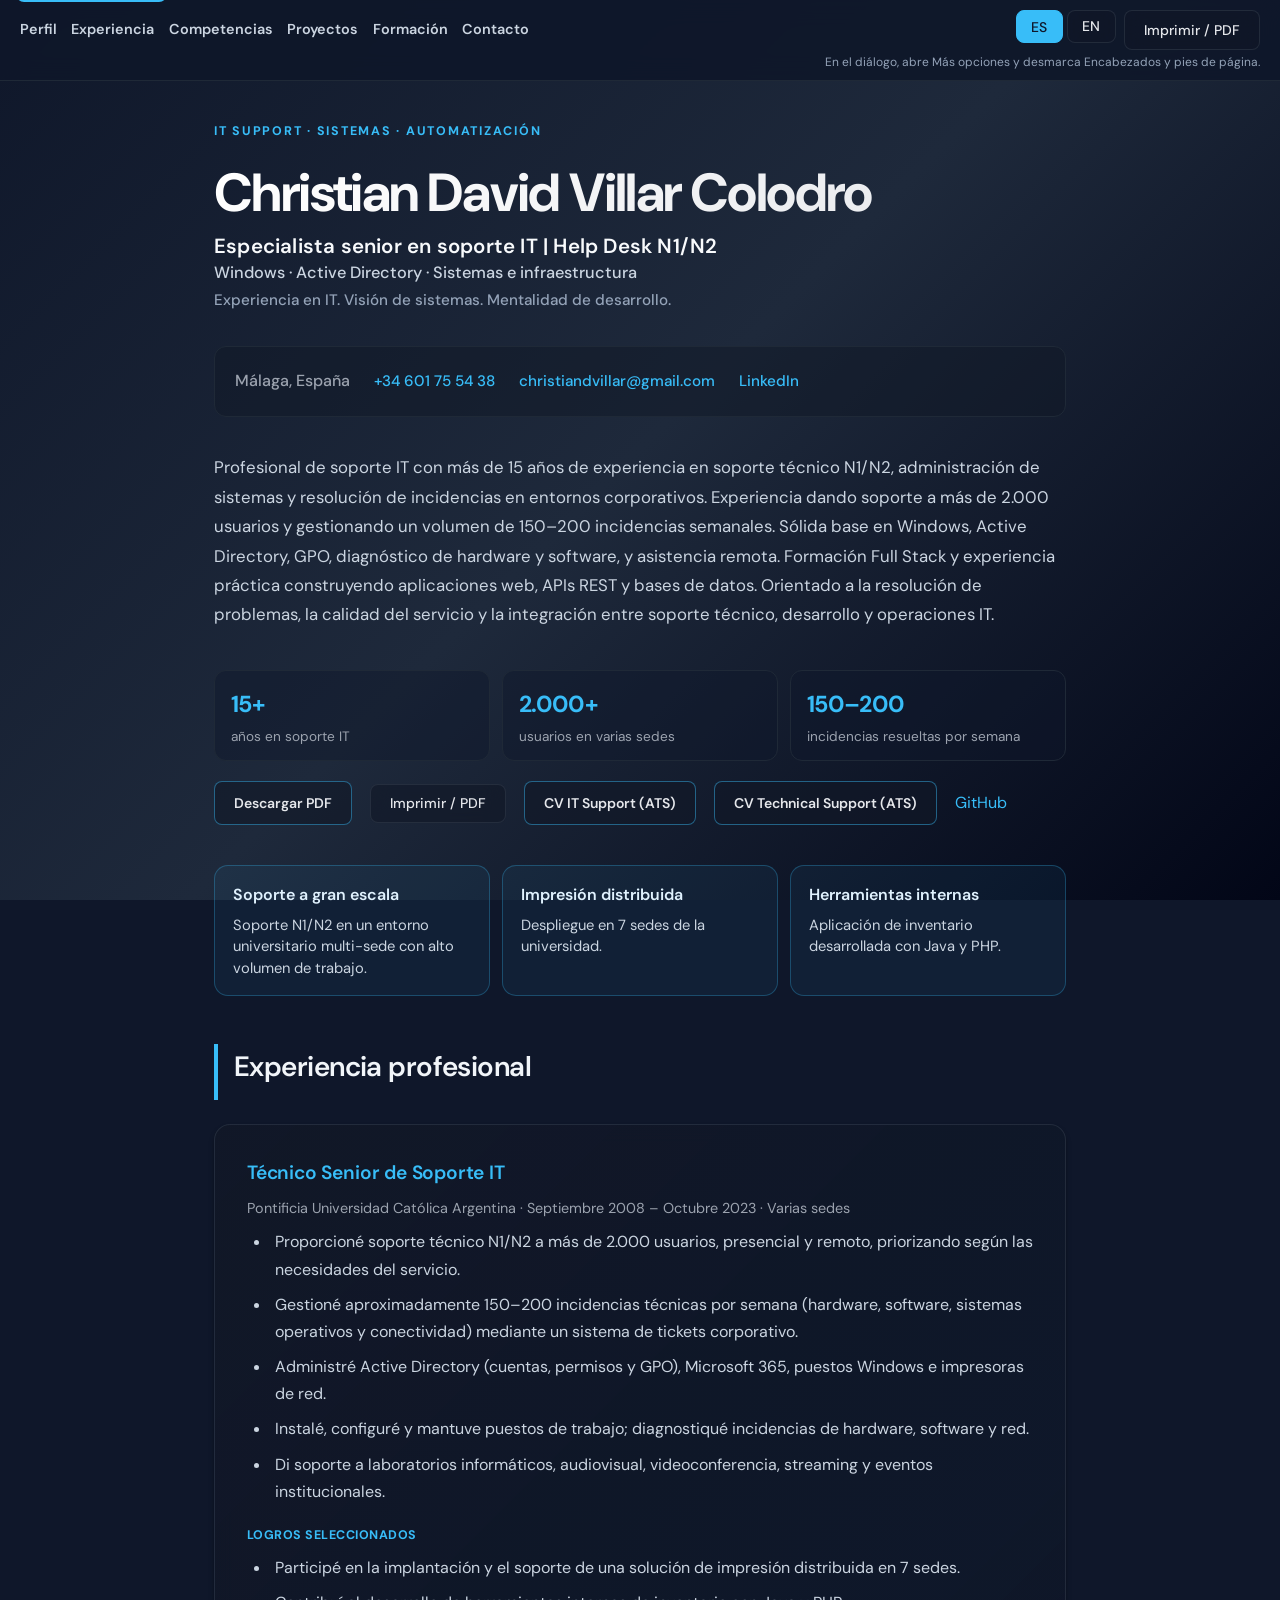
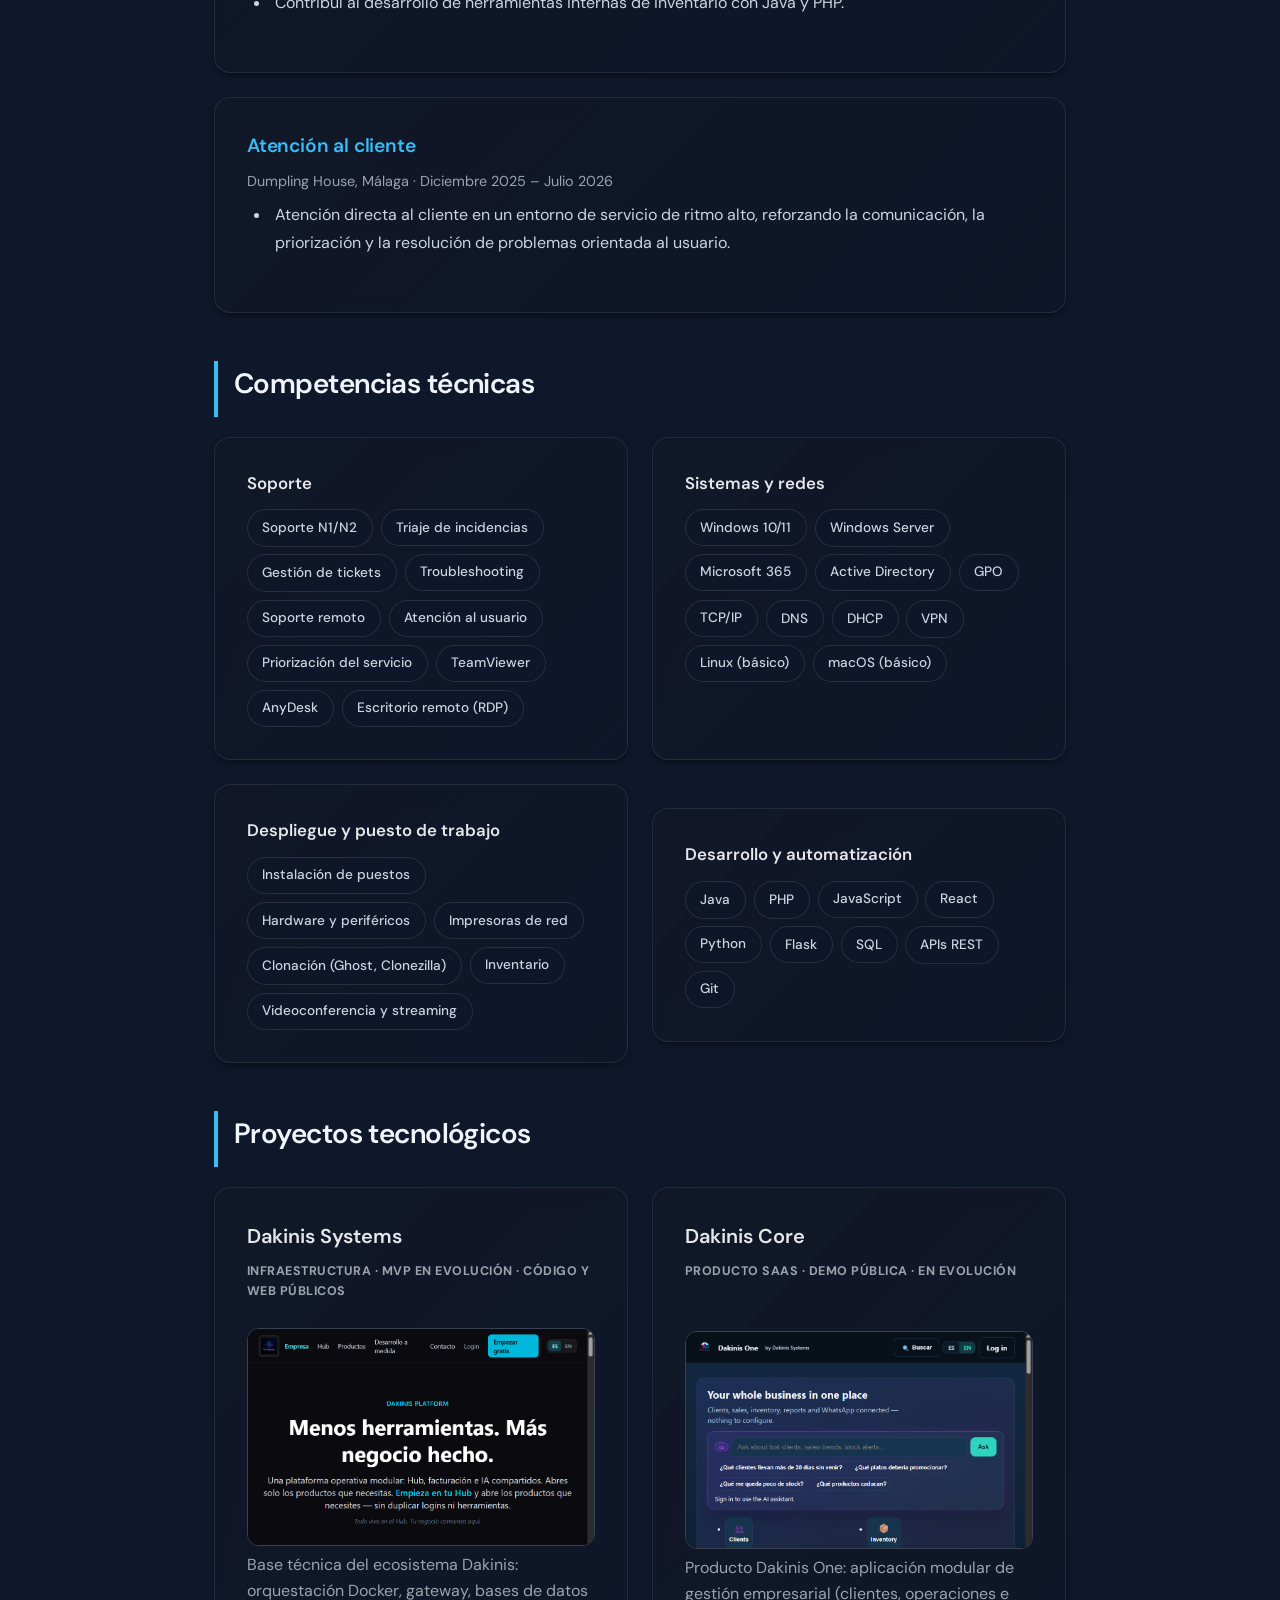
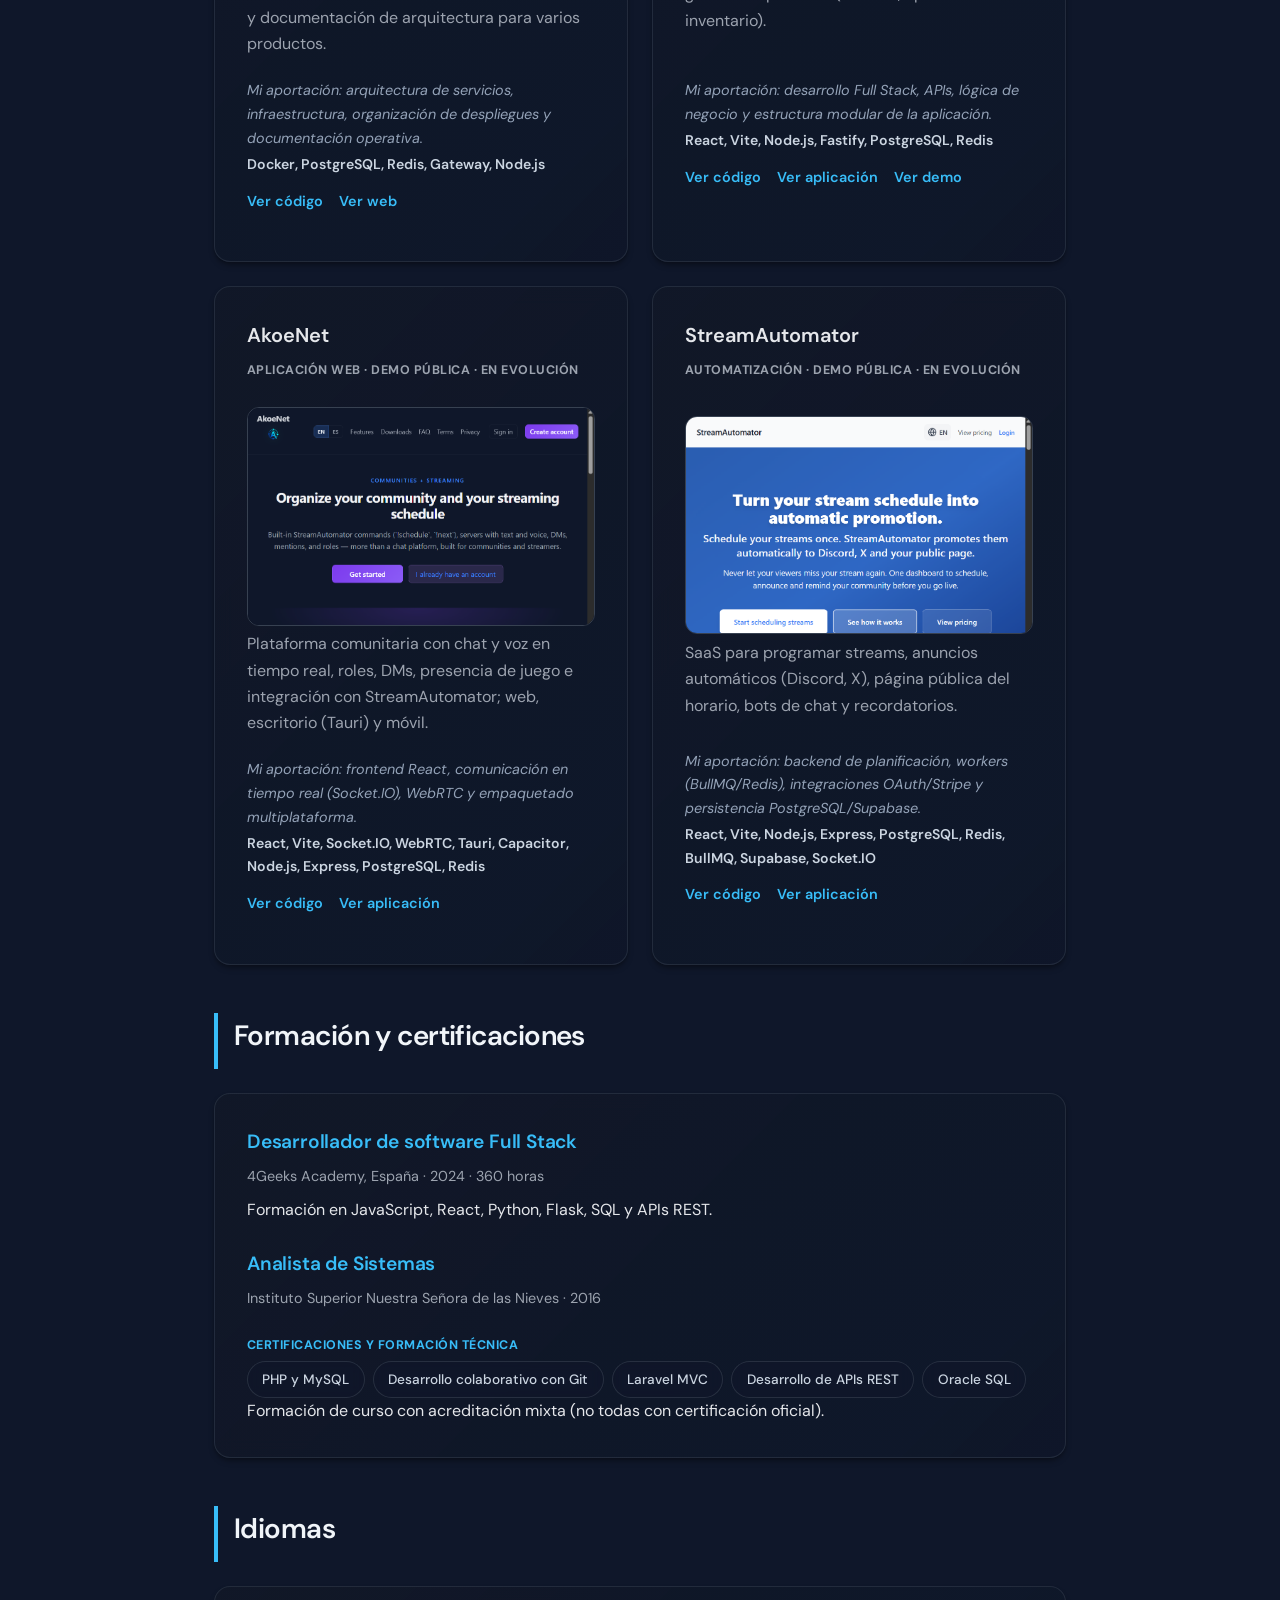
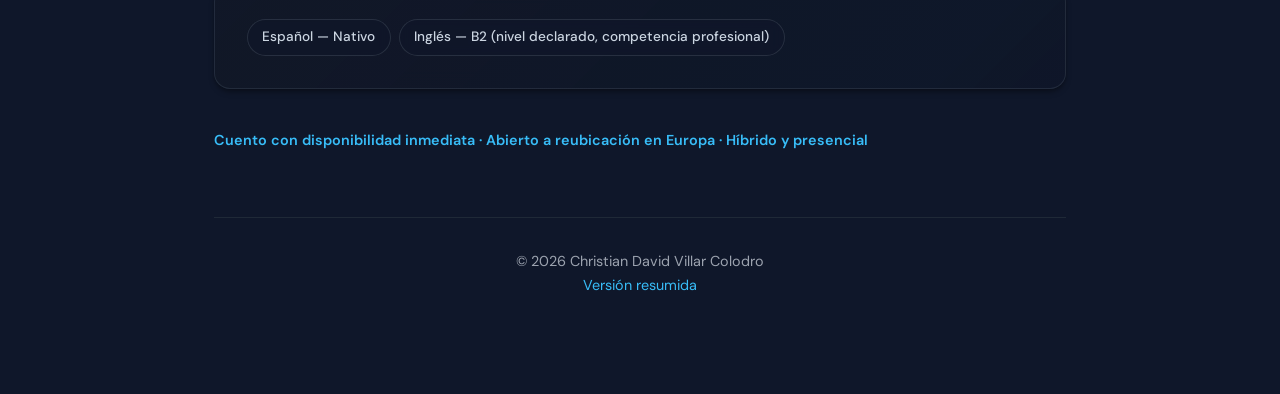
<file: index.html>
<!DOCTYPE html>
<html lang="es">
<head>
  <meta charset="UTF-8" />
  <meta name="viewport" content="width=device-width, initial-scale=1.0" />
  <title>Christian David Villar Colodro | Técnico de operaciones IT</title>
  <meta name="description" data-es="CV de Christian David Villar Colodro, técnico de operaciones IT y soporte N2 en Málaga. Windows, Active Directory, Microsoft 365 e infraestructura." data-en="CV of Christian David Villar Colodro, IT Operations Technician and L2 support in Málaga. Windows, Active Directory, Microsoft 365 and infrastructure." content="CV de Christian David Villar Colodro, técnico de operaciones IT y soporte N2 en Málaga. Windows, Active Directory, Microsoft 365 e infraestructura." />
  <meta name="theme-color" content="#0f172a" />
  <meta property="og:title" content="Christian David Villar Colodro | IT Support Specialist" />
  <meta property="og:description" content="15+ years IT Support N1/N2 · Active Directory · Windows · Full Stack training · Open to Europe" />
  <meta property="og:type" content="profile" />
  <meta property="og:locale" content="es_ES" />
  <meta property="og:locale:alternate" content="en_GB" />
  <link rel="icon" href="assets/favicon.svg" type="image/svg+xml" />
  <link rel="preconnect" href="https://fonts.googleapis.com" />
  <link rel="preconnect" href="https://fonts.gstatic.com" crossorigin />
  <link href="https://fonts.googleapis.com/css2?family=DM+Sans:ital,opsz,wght@0,9..40,400;0,9..40,500;0,9..40,600;0,9..40,700;1,9..40,400&display=swap" rel="stylesheet" />
  <link rel="stylesheet" href="css/styles.css" />
  <script type="application/ld+json">
  {
    "@context": "https://schema.org",
    "@type": "Person",
    "name": "Christian David Villar Colodro",
    "jobTitle": "IT Support Specialist",
    "email": "mailto:christiandvillar@gmail.com",
    "telephone": "+34601755438",
    "address": { "@type": "PostalAddress", "addressLocality": "Málaga", "addressCountry": "ES" },
    "url": "https://github.com/ChristianDVillar/christian-villar-cv",
    "sameAs": [
      "https://www.linkedin.com/in/christian-david-villar-colodro",
      "https://github.com/ChristianDVillar"
    ]
  }
  </script>
</head>
<body class="cv-page" data-title-es="Christian David Villar Colodro | Especialista en soporte IT" data-title-en="Christian David Villar Colodro | IT Support Specialist">
  <a href="#cv-content" class="skip-link"><span data-es="Ir al contenido" data-en="Skip to content">Ir al contenido</span></a>

  <div class="topbar no-print">
    <nav class="section-nav" data-aria-es="Secciones del CV" data-aria-en="CV sections" aria-label="Secciones del CV">
      <a href="#perfil" data-es="Perfil" data-en="Profile">Perfil</a>
      <a href="#experiencia" data-es="Experiencia" data-en="Experience">Experiencia</a>
      <a href="#competencias" data-es="Competencias" data-en="Skills">Competencias</a>
      <a href="#proyectos" data-es="Proyectos" data-en="Projects">Proyectos</a>
      <a href="#formacion" data-es="Formación" data-en="Education">Formación</a>
      <a href="#contacto" data-es="Contacto" data-en="Contact">Contacto</a>
    </nav>
    <div class="controls-group">
      <div class="lang-toggle" role="group" data-aria-es="Selector de idioma" data-aria-en="Language selector" aria-label="Selector de idioma">
        <button type="button" id="btn-es" aria-pressed="true">ES</button>
        <button type="button" id="btn-en" aria-pressed="false">EN</button>
      </div>
      <button type="button" class="print-btn" data-es="Imprimir / PDF" data-en="Print / PDF">Imprimir / PDF</button>
    </div>
    <p class="print-hint" data-es="En el diálogo, abre Más opciones y desmarca Encabezados y pies de página." data-en="In the dialog, open More settings and turn off Headers and footers.">En el diálogo, abre Más opciones y desmarca Encabezados y pies de página.</p>
  </div>

  <main class="container" id="cv-content">
    <header class="cv-header" id="perfil">
      <p class="kicker" data-es="IT SUPPORT · SISTEMAS · AUTOMATIZACIÓN" data-en="IT SUPPORT · SYSTEMS · AUTOMATION">IT SUPPORT · SISTEMAS · AUTOMATIZACIÓN</p>
      <div class="header-text">
        <h1>Christian David Villar Colodro</h1>
        <p class="subtitle" data-es="Especialista senior en soporte IT | Help Desk N1/N2" data-en="Senior IT Support Specialist | Help Desk N1/N2">Especialista senior en soporte IT | Help Desk N1/N2</p>
        <p class="subtitle-scope" data-es="Windows · Active Directory · Sistemas e infraestructura" data-en="Windows · Active Directory · Systems &amp; Infrastructure">Windows · Active Directory · Sistemas e infraestructura</p>
        <p class="tagline" data-es="Experiencia en IT. Visión de sistemas. Mentalidad de desarrollo." data-en="IT experience. A systems view. A builder's mindset.">Experiencia en IT. Visión de sistemas. Mentalidad de desarrollo.</p>
      </div>
      <div class="contact-info" id="contacto">
        <span data-es="Málaga, España" data-en="Málaga, Spain">Málaga, España</span>
        <a href="tel:+34601755438">+34 601 75 54 38</a>
        <a href="mailto:christiandvillar@gmail.com">christiandvillar@gmail.com</a>
        <a href="https://www.linkedin.com/in/christian-david-villar-colodro" target="_blank" rel="noopener noreferrer">LinkedIn</a>
      </div>
      <p class="intro-text" data-es="Profesional de soporte IT con más de 15 años de experiencia en soporte técnico N1/N2, administración de sistemas y resolución de incidencias en entornos corporativos. Experiencia dando soporte a más de 2.000 usuarios y gestionando un volumen de 150–200 incidencias semanales. Sólida base en Windows, Active Directory, GPO, diagnóstico de hardware y software, y asistencia remota. Formación Full Stack y experiencia práctica construyendo aplicaciones web, APIs REST y bases de datos. Orientado a la resolución de problemas, la calidad del servicio y la integración entre soporte técnico, desarrollo y operaciones IT." data-en="IT Support professional with 15+ years of experience providing Level 1 and Level 2 technical support, systems administration and troubleshooting in corporate environments. Experienced in supporting more than 2,000 users and handling 150–200 incidents per week. Strong background in Windows, Active Directory, Group Policy, hardware and software troubleshooting and remote assistance. Full Stack trained, with practical experience building web applications, REST APIs and databases. Focused on problem-solving, service quality and bridging technical support, software development and IT operations.">Profesional de soporte IT con más de 15 años de experiencia en soporte técnico N1/N2, administración de sistemas y resolución de incidencias en entornos corporativos. Experiencia dando soporte a más de 2.000 usuarios y gestionando un volumen de 150–200 incidencias semanales. Sólida base en Windows, Active Directory, GPO, diagnóstico de hardware y software, y asistencia remota. Formación Full Stack y experiencia práctica construyendo aplicaciones web, APIs REST y bases de datos. Orientado a la resolución de problemas, la calidad del servicio y la integración entre soporte técnico, desarrollo y operaciones IT.</p>
      <div class="stats" data-aria-es="Cifras destacadas" data-aria-en="Key figures" aria-label="Cifras destacadas">
        <div class="stat">
          <strong>15+</strong>
          <span data-es="años en soporte IT" data-en="years in IT support">años en soporte IT</span>
        </div>
        <div class="stat">
          <strong data-es="2.000+" data-en="2,000+">2.000+</strong>
          <span data-es="usuarios en varias sedes" data-en="users across multiple campuses">usuarios en varias sedes</span>
        </div>
        <div class="stat">
          <strong>150–200</strong>
          <span data-es="incidencias resueltas por semana" data-en="incidents resolved per week">incidencias resueltas por semana</span>
        </div>
      </div>
      <div class="hero-actions no-print">
        <a class="button-link download-cv" href="pdf/cv-completo-es.pdf" download data-pdf-es="pdf/cv-completo-es.pdf" data-pdf-en="pdf/cv-completo-en.pdf" data-es="Descargar PDF" data-en="Download PDF">Descargar PDF</a>
        <button type="button" class="print-btn" data-es="Imprimir / PDF" data-en="Print / PDF">Imprimir / PDF</button>
        <a class="button-link" href="profiles/it-support.html" data-es="CV IT Support (ATS)" data-en="IT Support CV (ATS)">CV IT Support (ATS)</a>
        <a class="button-link" href="profiles/technical-support.html" data-es="CV Technical Support (ATS)" data-en="Technical Support CV (ATS)">CV Technical Support (ATS)</a>
        <a href="https://github.com/ChristianDVillar" target="_blank" rel="noopener noreferrer">GitHub</a>
      </div>
    </header>

    <section class="impact no-print" data-aria-es="Logros destacados" data-aria-en="Highlighted results" aria-label="Logros destacados">
      <article>
        <h3 data-es="Soporte a gran escala" data-en="Large-scale support">Soporte a gran escala</h3>
        <p data-es="Soporte N1/N2 en un entorno universitario multi-sede con alto volumen de trabajo." data-en="L1/L2 support in a multi-campus university environment with high workload.">Soporte N1/N2 en un entorno universitario multi-sede con alto volumen de trabajo.</p>
      </article>
      <article>
        <h3 data-es="Impresión distribuida" data-en="Distributed printing">Impresión distribuida</h3>
        <p data-es="Despliegue en 7 sedes de la universidad." data-en="Deployment across 7 university campuses.">Despliegue en 7 sedes de la universidad.</p>
      </article>
      <article>
        <h3 data-es="Herramientas internas" data-en="Internal tools">Herramientas internas</h3>
        <p data-es="Aplicación de inventario desarrollada con Java y PHP." data-en="Inventory application built with Java and PHP.">Aplicación de inventario desarrollada con Java y PHP.</p>
      </article>
    </section>

    <section id="experiencia" aria-labelledby="experience-heading">
      <h2 id="experience-heading" data-es="Experiencia profesional" data-en="Professional experience">Experiencia profesional</h2>

      <div class="card">
        <div class="experience-item">
          <h3 data-es="Técnico Senior de Soporte IT" data-en="Senior IT Support Technician">Técnico Senior de Soporte IT</h3>
          <p class="meta" data-es="Pontificia Universidad Católica Argentina · Septiembre 2008 – Octubre 2023 · Varias sedes" data-en="Pontifical Catholic University of Argentina · September 2008 – October 2023 · Multi-campus">Pontificia Universidad Católica Argentina · Septiembre 2008 – Octubre 2023 · Varias sedes</p>
          <ul>
            <li data-es="Proporcioné soporte técnico N1/N2 a más de 2.000 usuarios, presencial y remoto, priorizando según las necesidades del servicio." data-en="Delivered Level 1 and Level 2 technical support to more than 2,000 users through on-site and remote assistance, prioritizing work according to service needs.">Proporcioné soporte técnico N1/N2 a más de 2.000 usuarios, presencial y remoto, priorizando según las necesidades del servicio.</li>
            <li data-es="Gestioné aproximadamente 150–200 incidencias técnicas por semana (hardware, software, sistemas operativos y conectividad) mediante un sistema de tickets corporativo." data-en="Managed approximately 150–200 technical incidents per week (hardware, software, operating systems and connectivity) through a corporate ticketing system.">Gestioné aproximadamente 150–200 incidencias técnicas por semana (hardware, software, sistemas operativos y conectividad) mediante un sistema de tickets corporativo.</li>
            <li data-es="Administré Active Directory (cuentas, permisos y GPO), Microsoft 365, puestos Windows e impresoras de red." data-en="Administered Active Directory (user accounts, permissions and Group Policy), Microsoft 365, Windows workstations and network printers.">Administré Active Directory (cuentas, permisos y GPO), Microsoft 365, puestos Windows e impresoras de red.</li>
            <li data-es="Instalé, configuré y mantuve puestos de trabajo; diagnostiqué incidencias de hardware, software y red." data-en="Installed, configured and maintained workstations; diagnosed hardware, software and network issues.">Instalé, configuré y mantuve puestos de trabajo; diagnostiqué incidencias de hardware, software y red.</li>
            <li data-es="Di soporte a laboratorios informáticos, audiovisual, videoconferencia, streaming y eventos institucionales." data-en="Supported computer laboratories, audiovisual equipment, videoconferencing, streaming and institutional events.">Di soporte a laboratorios informáticos, audiovisual, videoconferencia, streaming y eventos institucionales.</li>
          </ul>
          <p class="block-label" data-es="Logros seleccionados" data-en="Selected achievements">Logros seleccionados</p>
          <ul>
            <li data-es="Participé en la implantación y el soporte de una solución de impresión distribuida en 7 sedes." data-en="Participated in the implementation and support of a distributed printing solution across 7 university campuses.">Participé en la implantación y el soporte de una solución de impresión distribuida en 7 sedes.</li>
            <li data-es="Contribuí al desarrollo de herramientas internas de inventario con Java y PHP." data-en="Contributed to internal inventory management tools using Java and PHP.">Contribuí al desarrollo de herramientas internas de inventario con Java y PHP.</li>
          </ul>
        </div>
      </div>

      <div class="card">
        <div class="experience-item">
          <h3 data-es="Atención al cliente" data-en="Customer Service">Atención al cliente</h3>
          <p class="meta" data-es="Dumpling House, Málaga · Diciembre 2025 – Julio 2026" data-en="Dumpling House, Málaga · December 2025 – July 2026">Dumpling House, Málaga · Diciembre 2025 – Julio 2026</p>
          <ul>
            <li data-es="Atención directa al cliente en un entorno de servicio de ritmo alto, reforzando la comunicación, la priorización y la resolución de problemas orientada al usuario." data-en="Worked directly with customers in a fast-paced service environment, strengthening communication, prioritization and customer-focused problem-solving skills.">Atención directa al cliente en un entorno de servicio de ritmo alto, reforzando la comunicación, la priorización y la resolución de problemas orientada al usuario.</li>
          </ul>
        </div>
      </div>
    </section>

    <section id="competencias" aria-labelledby="skills-heading">
      <h2 id="skills-heading" data-es="Competencias técnicas" data-en="Technical skills">Competencias técnicas</h2>
      <div class="grid skills-grid">
        <article class="card skill-group">
          <h3 data-es="Soporte" data-en="Support">Soporte</h3>
          <div class="tags" role="list">
            <span class="tag" role="listitem"><span data-es="Soporte N1/N2" data-en="L1/L2 support">Soporte N1/N2</span></span>
            <span class="tag" role="listitem"><span data-es="Triaje de incidencias" data-en="Incident triage">Triaje de incidencias</span></span>
            <span class="tag" role="listitem"><span data-es="Gestión de tickets" data-en="Ticket management">Gestión de tickets</span></span>
            <span class="tag" role="listitem"><span data-es="Troubleshooting" data-en="Technical troubleshooting">Troubleshooting</span></span>
            <span class="tag" role="listitem"><span data-es="Soporte remoto" data-en="Remote support">Soporte remoto</span></span>
            <span class="tag" role="listitem"><span data-es="Atención al usuario" data-en="User assistance">Atención al usuario</span></span>
            <span class="tag" role="listitem"><span data-es="Priorización del servicio" data-en="Service prioritization">Priorización del servicio</span></span>
            <span class="tag" role="listitem">TeamViewer</span>
            <span class="tag" role="listitem">AnyDesk</span>
            <span class="tag" role="listitem"><span data-es="Escritorio remoto (RDP)" data-en="Remote Desktop (RDP)">Escritorio remoto (RDP)</span></span>
          </div>
        </article>
        <article class="card skill-group">
          <h3 data-es="Sistemas y redes" data-en="Systems &amp; networks">Sistemas y redes</h3>
          <div class="tags" role="list">
            <span class="tag" role="listitem">Windows 10/11</span>
            <span class="tag" role="listitem">Windows Server</span>
            <span class="tag" role="listitem">Microsoft 365</span>
            <span class="tag" role="listitem">Active Directory</span>
            <span class="tag" role="listitem">GPO</span>
            <span class="tag" role="listitem">TCP/IP</span>
            <span class="tag" role="listitem">DNS</span>
            <span class="tag" role="listitem">DHCP</span>
            <span class="tag" role="listitem">VPN</span>
            <span class="tag" role="listitem"><span data-es="Linux (básico)" data-en="Linux (basic)">Linux (básico)</span></span>
            <span class="tag" role="listitem"><span data-es="macOS (básico)" data-en="macOS (basic)">macOS (básico)</span></span>
          </div>
        </article>
        <article class="card skill-group">
          <h3 data-es="Despliegue y puesto de trabajo" data-en="Deployment &amp; workplace">Despliegue y puesto de trabajo</h3>
          <div class="tags" role="list">
            <span class="tag" role="listitem"><span data-es="Instalación de puestos" data-en="Workstation setup">Instalación de puestos</span></span>
            <span class="tag" role="listitem"><span data-es="Hardware y periféricos" data-en="Hardware and peripherals">Hardware y periféricos</span></span>
            <span class="tag" role="listitem"><span data-es="Impresoras de red" data-en="Network printers">Impresoras de red</span></span>
            <span class="tag" role="listitem"><span data-es="Clonación (Ghost, Clonezilla)" data-en="Imaging (Ghost, Clonezilla)">Clonación (Ghost, Clonezilla)</span></span>
            <span class="tag" role="listitem"><span data-es="Inventario" data-en="Inventory">Inventario</span></span>
            <span class="tag" role="listitem"><span data-es="Videoconferencia y streaming" data-en="Video conferencing and streaming">Videoconferencia y streaming</span></span>
          </div>
        </article>
        <div class="skill-continued">
          <p class="skills-continued-heading print-only" data-es="Competencias técnicas — continuación" data-en="Technical skills — continued" aria-hidden="true">Competencias técnicas — continuación</p>
          <article class="card skill-group">
            <h3 data-es="Desarrollo y automatización" data-en="Development &amp; automation">Desarrollo y automatización</h3>
            <div class="tags" role="list">
              <span class="tag" role="listitem">Java</span>
              <span class="tag" role="listitem">PHP</span>
              <span class="tag" role="listitem">JavaScript</span>
              <span class="tag" role="listitem">React</span>
              <span class="tag" role="listitem">Python</span>
              <span class="tag" role="listitem">Flask</span>
              <span class="tag" role="listitem">SQL</span>
              <span class="tag" role="listitem"><span data-es="APIs REST" data-en="REST APIs">APIs REST</span></span>
              <span class="tag" role="listitem">Git</span>
            </div>
          </article>
        </div>
      </div>
    </section>

    <section id="proyectos" aria-labelledby="projects-heading">
      <h2 id="projects-heading" data-es="Proyectos tecnológicos" data-en="Selected technology projects">Proyectos tecnológicos</h2>
      <div class="grid">
        <article class="card project">
          <h3>Dakinis Systems</h3>
          <p class="project-status" data-es="Infraestructura · MVP en evolución · código y web públicos" data-en="Infrastructure · evolving MVP · public code and site">Infraestructura · MVP en evolución · código y web públicos</p>
          <figure class="project-shot no-print">
            <img src="assets/images/projects/dakinis-systems-landing.png" alt="Captura de la web de Dakinis Systems" width="640" height="360" loading="lazy" decoding="async" />
          </figure>
          <p data-es="Base técnica del ecosistema Dakinis: orquestación Docker, gateway, bases de datos y documentación de arquitectura para varios productos." data-en="Technical foundation of the Dakinis ecosystem: Docker orchestration, gateway, databases and architecture docs for multiple products.">Base técnica del ecosistema Dakinis: orquestación Docker, gateway, bases de datos y documentación de arquitectura para varios productos.</p>
          <p class="project-contrib" data-es="Mi aportación: arquitectura de servicios, infraestructura, organización de despliegues y documentación operativa." data-en="My role: service architecture, infrastructure, deployment organisation and operational documentation.">Mi aportación: arquitectura de servicios, infraestructura, organización de despliegues y documentación operativa.</p>
          <p class="project-tech">Docker, PostgreSQL, Redis, Gateway, Node.js</p>
          <p class="project-actions no-print">
            <a href="https://github.com/dakinissystems/dakinis-systems" target="_blank" rel="noopener noreferrer" data-es="Ver código" data-en="View code">Ver código</a>
            <a href="https://www.dakinissystems.com" target="_blank" rel="noopener noreferrer" data-es="Ver web" data-en="View site">Ver web</a>
          </p>
        </article>
        <article class="card project">
          <h3>Dakinis Core</h3>
          <p class="project-status" data-es="Producto SaaS · demo pública · en evolución" data-en="SaaS product · public demo · evolving">Producto SaaS · demo pública · en evolución</p>
          <figure class="project-shot no-print">
            <img src="assets/images/projects/dakinis-core-demo.png" alt="Captura de la demo de Dakinis One" width="640" height="360" loading="lazy" decoding="async" />
          </figure>
          <p data-es="Producto Dakinis One: aplicación modular de gestión empresarial (clientes, operaciones e inventario)." data-en="Dakinis One product: modular business management app (clients, operations and inventory).">Producto Dakinis One: aplicación modular de gestión empresarial (clientes, operaciones e inventario).</p>
          <p class="project-contrib" data-es="Mi aportación: desarrollo Full Stack, APIs, lógica de negocio y estructura modular de la aplicación." data-en="My role: Full Stack development, APIs, business logic and modular application structure.">Mi aportación: desarrollo Full Stack, APIs, lógica de negocio y estructura modular de la aplicación.</p>
          <p class="project-tech">React, Vite, Node.js, Fastify, PostgreSQL, Redis</p>
          <p class="project-actions no-print">
            <a href="https://github.com/dakinissystems/dakinis-core" target="_blank" rel="noopener noreferrer" data-es="Ver código" data-en="View code">Ver código</a>
            <a href="https://core.dakinissystems.com" target="_blank" rel="noopener noreferrer" data-es="Ver aplicación" data-en="View app">Ver aplicación</a>
            <a href="https://core.dakinissystems.com/demo/restaurante" target="_blank" rel="noopener noreferrer" data-es="Ver demo" data-en="View demo">Ver demo</a>
          </p>
        </article>
        <article class="card project">
          <h3>AkoeNet</h3>
          <p class="project-status" data-es="Aplicación web · demo pública · en evolución" data-en="Web app · public demo · evolving">Aplicación web · demo pública · en evolución</p>
          <figure class="project-shot no-print">
            <img src="assets/images/projects/akoenet-landing.png" alt="Captura de la web de AkoeNet" width="640" height="360" loading="lazy" decoding="async" />
          </figure>
          <p data-es="Plataforma comunitaria con chat y voz en tiempo real, roles, DMs, presencia de juego e integración con StreamAutomator; web, escritorio (Tauri) y móvil." data-en="Community platform with real-time chat and voice, roles, DMs, game presence and StreamAutomator integration; web, desktop (Tauri) and mobile.">Plataforma comunitaria con chat y voz en tiempo real, roles, DMs, presencia de juego e integración con StreamAutomator; web, escritorio (Tauri) y móvil.</p>
          <p class="project-contrib" data-es="Mi aportación: frontend React, comunicación en tiempo real (Socket.IO), WebRTC y empaquetado multiplataforma." data-en="My role: React frontend, real-time communication (Socket.IO), WebRTC and multi-platform packaging.">Mi aportación: frontend React, comunicación en tiempo real (Socket.IO), WebRTC y empaquetado multiplataforma.</p>
          <p class="project-tech">React, Vite, Socket.IO, WebRTC, Tauri, Capacitor, Node.js, Express, PostgreSQL, Redis</p>
          <p class="project-actions no-print">
            <a href="https://github.com/dakinissystems/akoenet-client" target="_blank" rel="noopener noreferrer" data-es="Ver código" data-en="View code">Ver código</a>
            <a href="https://akoenet.dakinissystems.com" target="_blank" rel="noopener noreferrer" data-es="Ver aplicación" data-en="View app">Ver aplicación</a>
          </p>
        </article>
        <article class="card project">
          <h3>StreamAutomator</h3>
          <p class="project-status" data-es="Automatización · demo pública · en evolución" data-en="Automation · public demo · evolving">Automatización · demo pública · en evolución</p>
          <figure class="project-shot no-print">
            <img src="assets/images/projects/streamautomator-landing.png" alt="Captura de la web de StreamAutomator" width="640" height="360" loading="lazy" decoding="async" />
          </figure>
          <p data-es="SaaS para programar streams, anuncios automáticos (Discord, X), página pública del horario, bots de chat y recordatorios." data-en="SaaS to schedule streams, auto-announce (Discord, X), public schedule page, chat bots and reminders.">SaaS para programar streams, anuncios automáticos (Discord, X), página pública del horario, bots de chat y recordatorios.</p>
          <p class="project-contrib" data-es="Mi aportación: backend de planificación, workers (BullMQ/Redis), integraciones OAuth/Stripe y persistencia PostgreSQL/Supabase." data-en="My role: scheduling backend, workers (BullMQ/Redis), OAuth/Stripe integrations and PostgreSQL/Supabase persistence.">Mi aportación: backend de planificación, workers (BullMQ/Redis), integraciones OAuth/Stripe y persistencia PostgreSQL/Supabase.</p>
          <p class="project-tech">React, Vite, Node.js, Express, PostgreSQL, Redis, BullMQ, Supabase, Socket.IO</p>
          <p class="project-actions no-print">
            <a href="https://github.com/dakinissystems/dakinis-streamautomator" target="_blank" rel="noopener noreferrer" data-es="Ver código" data-en="View code">Ver código</a>
            <a href="https://streamautomator.com/" target="_blank" rel="noopener noreferrer" data-es="Ver aplicación" data-en="View app">Ver aplicación</a>
          </p>
        </article>
      </div>
    </section>

    <section id="formacion" aria-labelledby="education-heading">
      <h2 id="education-heading" data-es="Formación y certificaciones" data-en="Education &amp; certifications">Formación y certificaciones</h2>
      <div class="card">
        <div class="experience-item">
          <h3 data-es="Desarrollador de software Full Stack" data-en="Full Stack Software Developer">Desarrollador de software Full Stack</h3>
          <p class="meta" data-es="4Geeks Academy, España · 2024 · 360 horas" data-en="4Geeks Academy, Spain · 2024 · 360 hours">4Geeks Academy, España · 2024 · 360 horas</p>
          <p data-es="Formación en JavaScript, React, Python, Flask, SQL y APIs REST." data-en="Training included JavaScript, React, Python, Flask, SQL and REST APIs.">Formación en JavaScript, React, Python, Flask, SQL y APIs REST.</p>
        </div>
        <div class="experience-item">
          <h3 data-es="Analista de Sistemas" data-en="Systems Analyst">Analista de Sistemas</h3>
          <p class="meta">Instituto Superior Nuestra Señora de las Nieves · 2016</p>
        </div>
        <p class="block-label" data-es="Certificaciones y formación técnica" data-en="Certifications &amp; technical training">Certificaciones y formación técnica</p>
        <div class="tags" role="list">
          <span class="tag" role="listitem"><span data-es="PHP y MySQL" data-en="PHP &amp; MySQL">PHP y MySQL</span></span>
          <span class="tag" role="listitem"><span data-es="Desarrollo colaborativo con Git" data-en="Git Collaborative Development">Desarrollo colaborativo con Git</span></span>
          <span class="tag" role="listitem">Laravel MVC</span>
          <span class="tag" role="listitem"><span data-es="Desarrollo de APIs REST" data-en="REST API Development">Desarrollo de APIs REST</span></span>
          <span class="tag" role="listitem">Oracle SQL</span>
        </div>
        <p class="meta" data-es="Formación de curso con acreditación mixta (no todas con certificación oficial)." data-en="Course-based training with mixed formal accreditation (not all with official certificates).">Formación de curso con acreditación mixta (no todas con certificación oficial).</p>
      </div>
    </section>

    <section id="idiomas" aria-labelledby="languages-heading">
      <h2 id="languages-heading" data-es="Idiomas" data-en="Languages">Idiomas</h2>
      <div class="card">
        <div class="tags" role="list">
          <span class="tag" role="listitem"><span data-es="Español — Nativo" data-en="Spanish — Native">Español — Nativo</span></span>
          <span class="tag" role="listitem"><span data-es="Inglés — B2 (nivel declarado, competencia profesional)" data-en="English — B2 (self-assessed, professional working proficiency)">Inglés — B2 (nivel declarado, competencia profesional)</span></span>
        </div>
      </div>
    </section>

    <p class="availability availability-closing"><span data-es="Cuento con disponibilidad inmediata · Abierto a reubicación en Europa · Híbrido y presencial" data-en="Immediate availability · Open to relocation across Europe · Hybrid and on-site">Cuento con disponibilidad inmediata · Abierto a reubicación en Europa · Híbrido y presencial</span></p>

    <footer>
      <p>© <span id="year"></span> Christian David Villar Colodro</p>
      <p class="no-print"><a href="index-short.html"><span data-es="Versión resumida" data-en="Short version">Versión resumida</span></a></p>
    </footer>
  </main>

  <script src="js/script.js"></script>
</body>
</html>
</file>
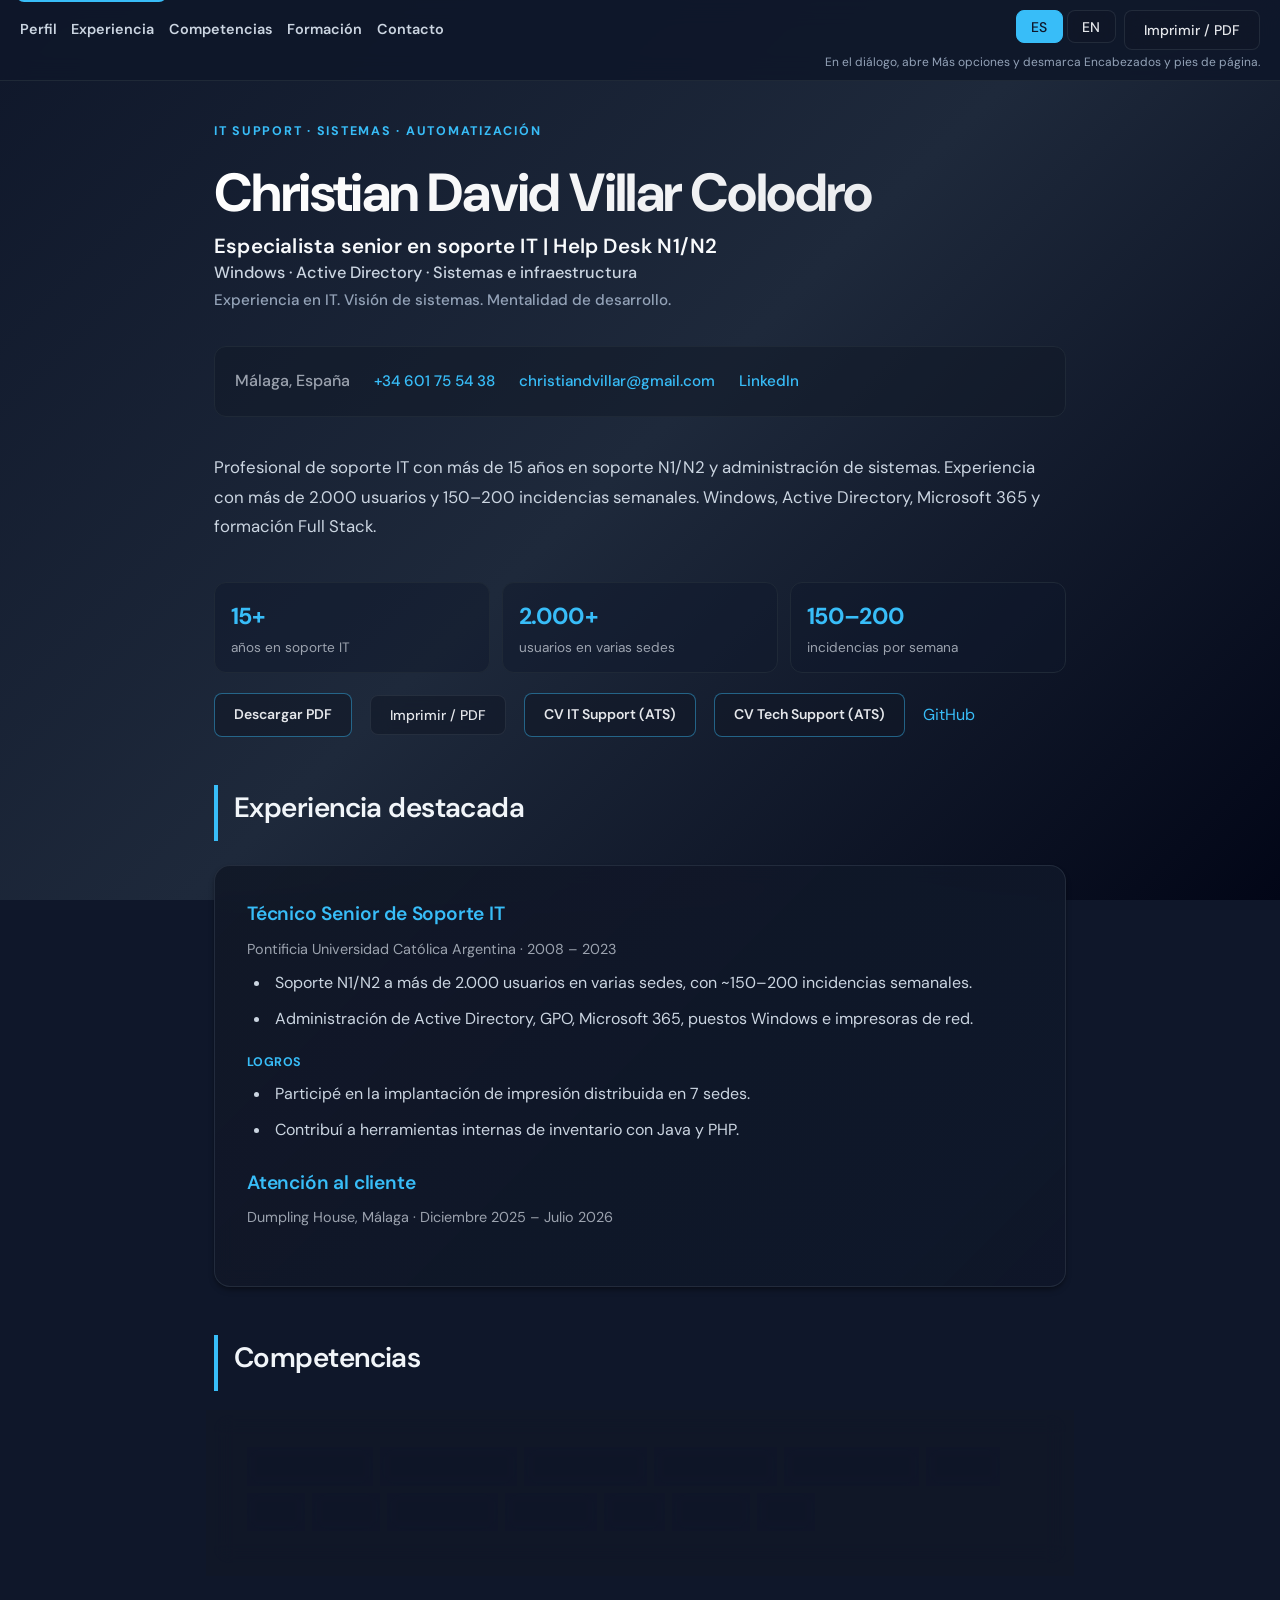
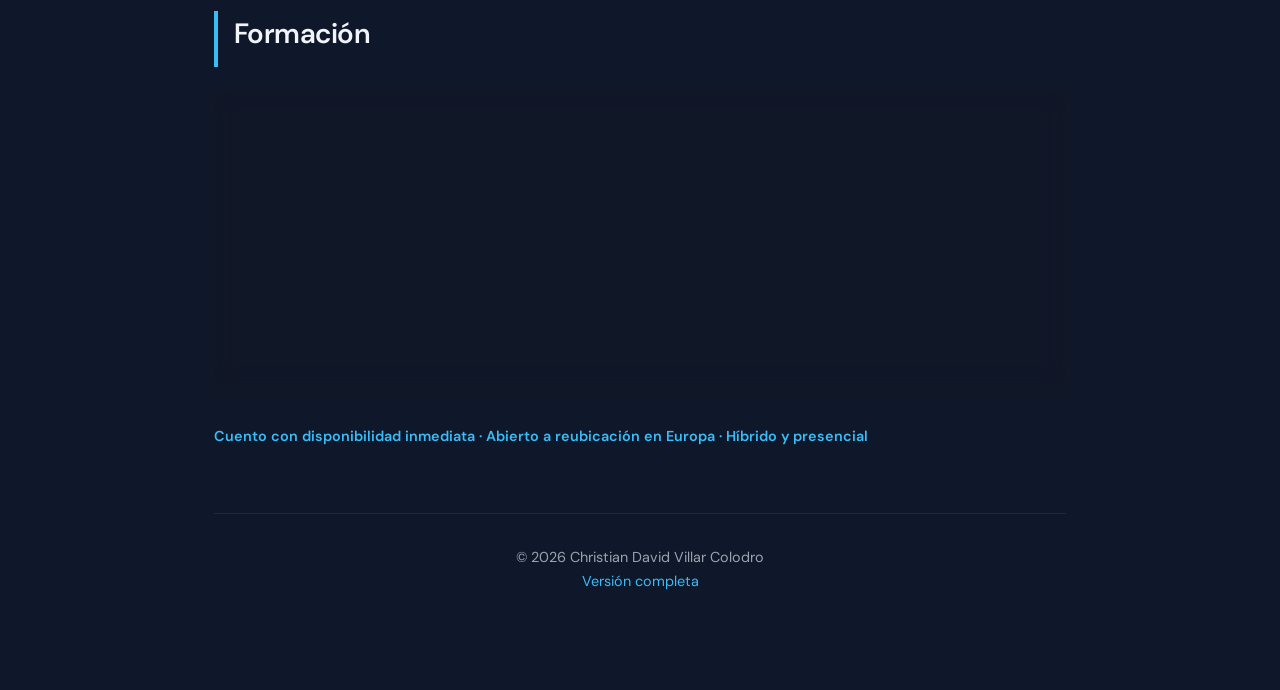
<file: index-short.html>
<!DOCTYPE html>
<html lang="es">
<head>
  <meta charset="UTF-8" />
  <meta name="viewport" content="width=device-width, initial-scale=1.0" />
  <title>Christian David Villar Colodro | CV resumido</title>
  <meta name="description" data-es="CV resumido de Christian David Villar Colodro, técnico de operaciones IT y soporte N2. Málaga." data-en="Short CV of Christian David Villar Colodro, IT Operations Technician and L2 support. Málaga, Spain." content="CV resumido de Christian David Villar Colodro, técnico de operaciones IT y soporte N2. Málaga." />
  <meta name="theme-color" content="#0f172a" />
  <meta property="og:title" content="Christian David Villar Colodro | IT Support Specialist" />
  <meta property="og:description" content="15+ years IT Support N1/N2 · Active Directory · Windows · Open to Europe" />
  <meta property="og:type" content="profile" />
  <link rel="icon" href="assets/favicon.svg" type="image/svg+xml" />
  <link rel="preconnect" href="https://fonts.googleapis.com" />
  <link rel="preconnect" href="https://fonts.gstatic.com" crossorigin />
  <link href="https://fonts.googleapis.com/css2?family=DM+Sans:ital,opsz,wght@0,9..40,400;0,9..40,500;0,9..40,600;0,9..40,700&display=swap" rel="stylesheet" />
  <link rel="stylesheet" href="css/styles.css" />
</head>
<body class="cv-page cv-short" data-title-es="Christian David Villar Colodro | CV resumido — Soporte IT" data-title-en="Christian David Villar Colodro | Short CV — IT Support">
  <a href="#cv-content" class="skip-link"><span data-es="Ir al contenido" data-en="Skip to content">Ir al contenido</span></a>

  <div class="topbar no-print">
    <nav class="section-nav" data-aria-es="Secciones del CV" data-aria-en="CV sections" aria-label="Secciones del CV">
      <a href="#perfil" data-es="Perfil" data-en="Profile">Perfil</a>
      <a href="#experiencia" data-es="Experiencia" data-en="Experience">Experiencia</a>
      <a href="#competencias" data-es="Competencias" data-en="Skills">Competencias</a>
      <a href="#formacion" data-es="Formación" data-en="Education">Formación</a>
      <a href="#contacto" data-es="Contacto" data-en="Contact">Contacto</a>
    </nav>
    <div class="controls-group">
      <div class="lang-toggle" role="group" data-aria-es="Selector de idioma" data-aria-en="Language selector" aria-label="Selector de idioma">
        <button type="button" id="btn-es" aria-pressed="true">ES</button>
        <button type="button" id="btn-en" aria-pressed="false">EN</button>
      </div>
      <button type="button" class="print-btn" data-es="Imprimir / PDF" data-en="Print / PDF">Imprimir / PDF</button>
    </div>
    <p class="print-hint" data-es="En el diálogo, abre Más opciones y desmarca Encabezados y pies de página." data-en="In the dialog, open More settings and turn off Headers and footers.">En el diálogo, abre Más opciones y desmarca Encabezados y pies de página.</p>
  </div>

  <main class="container" id="cv-content">
    <header class="cv-header" id="perfil">
      <p class="kicker" data-es="IT SUPPORT · SISTEMAS · AUTOMATIZACIÓN" data-en="IT SUPPORT · SYSTEMS · AUTOMATION">IT SUPPORT · SISTEMAS · AUTOMATIZACIÓN</p>
      <div class="header-text">
        <h1>Christian David Villar Colodro</h1>
        <p class="subtitle" data-es="Especialista senior en soporte IT | Help Desk N1/N2" data-en="Senior IT Support Specialist | Help Desk N1/N2">Especialista senior en soporte IT | Help Desk N1/N2</p>
        <p class="subtitle-scope" data-es="Windows · Active Directory · Sistemas e infraestructura" data-en="Windows · Active Directory · Systems &amp; Infrastructure">Windows · Active Directory · Sistemas e infraestructura</p>
        <p class="tagline" data-es="Experiencia en IT. Visión de sistemas. Mentalidad de desarrollo." data-en="IT experience. A systems view. A builder's mindset.">Experiencia en IT. Visión de sistemas. Mentalidad de desarrollo.</p>
      </div>
      <div class="contact-info" id="contacto">
        <span data-es="Málaga, España" data-en="Málaga, Spain">Málaga, España</span>
        <a href="tel:+34601755438">+34 601 75 54 38</a>
        <a href="mailto:christiandvillar@gmail.com">christiandvillar@gmail.com</a>
        <a href="https://www.linkedin.com/in/christian-david-villar-colodro" target="_blank" rel="noopener noreferrer">LinkedIn</a>
      </div>
      <p class="intro-text" data-es="Profesional de soporte IT con más de 15 años en soporte N1/N2 y administración de sistemas. Experiencia con más de 2.000 usuarios y 150–200 incidencias semanales. Windows, Active Directory, Microsoft 365 y formación Full Stack." data-en="IT Support professional with 15+ years in L1/L2 support and systems administration. Experience with 2,000+ users and 150–200 incidents per week. Windows, Active Directory, Microsoft 365 and Full Stack training.">Profesional de soporte IT con más de 15 años en soporte N1/N2 y administración de sistemas. Experiencia con más de 2.000 usuarios y 150–200 incidencias semanales. Windows, Active Directory, Microsoft 365 y formación Full Stack.</p>
      <div class="stats" data-aria-es="Cifras destacadas" data-aria-en="Key figures" aria-label="Cifras destacadas">
        <div class="stat">
          <strong>15+</strong>
          <span data-es="años en soporte IT" data-en="years in IT support">años en soporte IT</span>
        </div>
        <div class="stat">
          <strong data-es="2.000+" data-en="2,000+">2.000+</strong>
          <span data-es="usuarios en varias sedes" data-en="users across multiple campuses">usuarios en varias sedes</span>
        </div>
        <div class="stat">
          <strong>150–200</strong>
          <span data-es="incidencias por semana" data-en="incidents per week">incidencias por semana</span>
        </div>
      </div>
      <div class="hero-actions no-print">
        <a class="button-link download-cv" href="pdf/cv-resumido-es.pdf" download data-pdf-es="pdf/cv-resumido-es.pdf" data-pdf-en="pdf/cv-resumido-en.pdf" data-es="Descargar PDF" data-en="Download PDF">Descargar PDF</a>
        <button type="button" class="print-btn" data-es="Imprimir / PDF" data-en="Print / PDF">Imprimir / PDF</button>
        <a class="button-link" href="profiles/it-support.html" data-es="CV IT Support (ATS)" data-en="IT Support CV (ATS)">CV IT Support (ATS)</a>
        <a class="button-link" href="profiles/technical-support.html" data-es="CV Tech Support (ATS)" data-en="Tech Support CV (ATS)">CV Tech Support (ATS)</a>
        <a href="https://github.com/ChristianDVillar" target="_blank" rel="noopener noreferrer">GitHub</a>
      </div>
    </header>

    <section id="experiencia" aria-labelledby="experience-heading">
      <h2 id="experience-heading" data-es="Experiencia destacada" data-en="Key experience">Experiencia destacada</h2>
      <div class="card">
        <div class="experience-item">
          <h3 data-es="Técnico Senior de Soporte IT" data-en="Senior IT Support Technician">Técnico Senior de Soporte IT</h3>
          <p class="meta" data-es="Pontificia Universidad Católica Argentina · 2008 – 2023" data-en="Pontifical Catholic University of Argentina · 2008 – 2023">Pontificia Universidad Católica Argentina · 2008 – 2023</p>
          <ul>
            <li data-es="Soporte N1/N2 a más de 2.000 usuarios en varias sedes, con ~150–200 incidencias semanales." data-en="L1/L2 support for 2,000+ users across multiple campuses, ~150–200 incidents per week.">Soporte N1/N2 a más de 2.000 usuarios en varias sedes, con ~150–200 incidencias semanales.</li>
            <li data-es="Administración de Active Directory, GPO, Microsoft 365, puestos Windows e impresoras de red." data-en="Administered Active Directory, GPO, Microsoft 365, Windows workstations and network printers.">Administración de Active Directory, GPO, Microsoft 365, puestos Windows e impresoras de red.</li>
          </ul>
          <p class="block-label" data-es="Logros" data-en="Achievements">Logros</p>
          <ul>
            <li data-es="Participé en la implantación de impresión distribuida en 7 sedes." data-en="Participated in distributed printing implementation across 7 campuses.">Participé en la implantación de impresión distribuida en 7 sedes.</li>
            <li data-es="Contribuí a herramientas internas de inventario con Java y PHP." data-en="Contributed to internal inventory tools using Java and PHP.">Contribuí a herramientas internas de inventario con Java y PHP.</li>
          </ul>
        </div>
        <div class="experience-item">
          <h3 data-es="Atención al cliente" data-en="Customer Service">Atención al cliente</h3>
          <p class="meta" data-es="Dumpling House, Málaga · Diciembre 2025 – Julio 2026" data-en="Dumpling House, Málaga · December 2025 – July 2026">Dumpling House, Málaga · Diciembre 2025 – Julio 2026</p>
        </div>
      </div>
    </section>

    <section id="competencias" aria-labelledby="skills-heading">
      <h2 id="skills-heading" data-es="Competencias" data-en="Skills">Competencias</h2>
      <div class="card">
        <div class="tags" role="list">
          <span class="tag" role="listitem"><span data-es="Soporte N1/N2" data-en="L1/L2 support">Soporte N1/N2</span></span>
          <span class="tag" role="listitem">Active Directory</span>
          <span class="tag" role="listitem">Microsoft 365</span>
          <span class="tag" role="listitem">Windows 10/11</span>
          <span class="tag" role="listitem">Windows Server</span>
          <span class="tag" role="listitem">TCP/IP</span>
          <span class="tag" role="listitem">DNS</span>
          <span class="tag" role="listitem">DHCP</span>
          <span class="tag" role="listitem">TeamViewer</span>
          <span class="tag" role="listitem">Clonezilla</span>
          <span class="tag" role="listitem">Java</span>
          <span class="tag" role="listitem">Python</span>
          <span class="tag" role="listitem">SQL</span>
        </div>
      </div>
    </section>

    <section id="formacion" aria-labelledby="education-heading">
      <h2 id="education-heading" data-es="Formación" data-en="Education">Formación</h2>
      <div class="card">
        <div class="experience-item">
          <h3 data-es="Desarrollador de software Full Stack" data-en="Full Stack Software Developer">Desarrollador de software Full Stack</h3>
          <p class="meta" data-es="4Geeks Academy · 2024 · 360 horas" data-en="4Geeks Academy · 2024 · 360 hours">4Geeks Academy · 2024 · 360 horas</p>
        </div>
        <div class="experience-item">
          <h3 data-es="Analista de Sistemas" data-en="Systems Analyst">Analista de Sistemas</h3>
          <p class="meta">Instituto Superior Nuestra Señora de las Nieves · 2016</p>
        </div>
        <p data-es="Proyectos: Dakinis Systems (infraestructura), Dakinis Core (producto), AkoeNet y StreamAutomator." data-en="Projects: Dakinis Systems (infrastructure), Dakinis Core (product), AkoeNet and StreamAutomator.">Proyectos: Dakinis Systems (infraestructura), Dakinis Core (producto), AkoeNet y StreamAutomator.</p>
        <p data-es="Idiomas: español nativo e inglés B2 (nivel declarado)." data-en="Languages: Spanish (native) and English B2 (self-assessed).">Idiomas: español nativo e inglés B2 (nivel declarado).</p>
      </div>
    </section>

    <p class="availability availability-closing"><span data-es="Cuento con disponibilidad inmediata · Abierto a reubicación en Europa · Híbrido y presencial" data-en="Immediate availability · Open to relocation across Europe · Hybrid and on-site">Cuento con disponibilidad inmediata · Abierto a reubicación en Europa · Híbrido y presencial</span></p>

    <footer>
      <p>© <span id="year"></span> Christian David Villar Colodro</p>
      <p class="no-print"><a href="index.html"><span data-es="Versión completa" data-en="Full version">Versión completa</span></a></p>
    </footer>
  </main>

  <script src="js/script.js"></script>
</body>
</html>
</file>
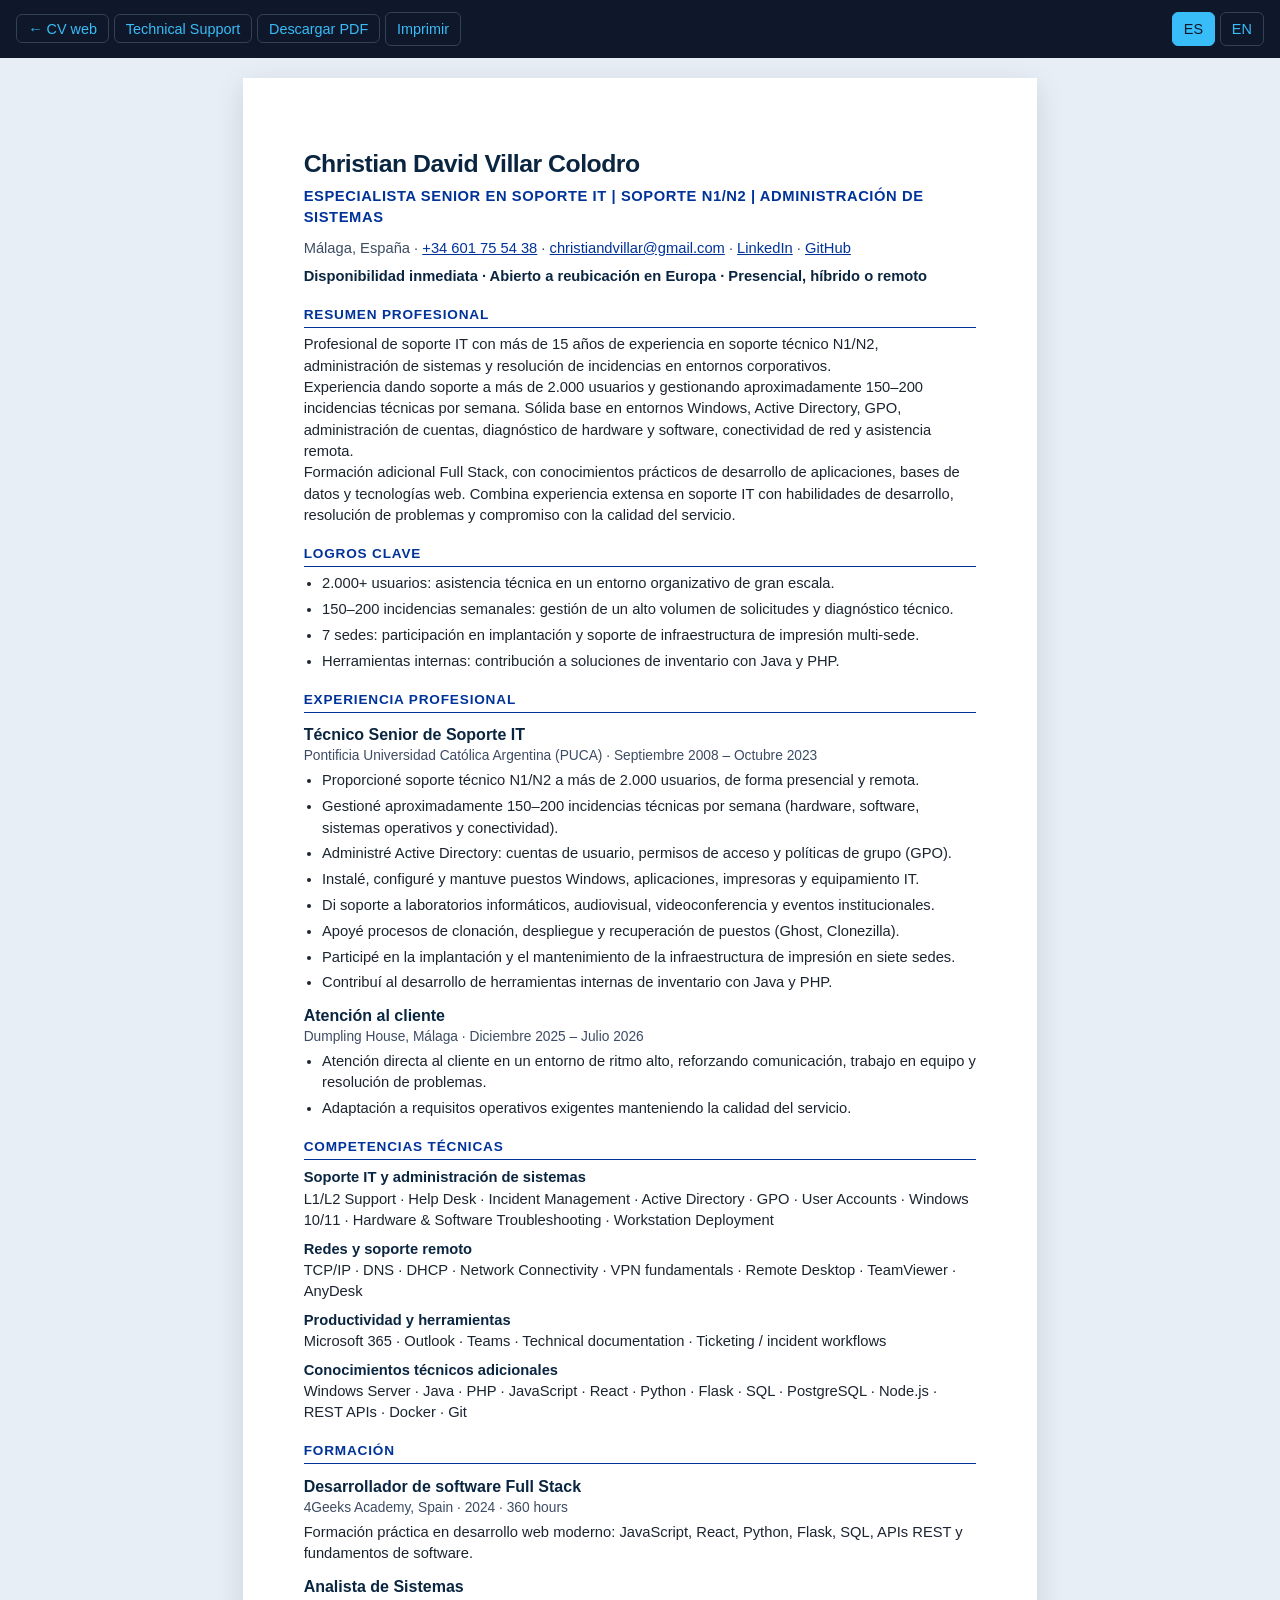
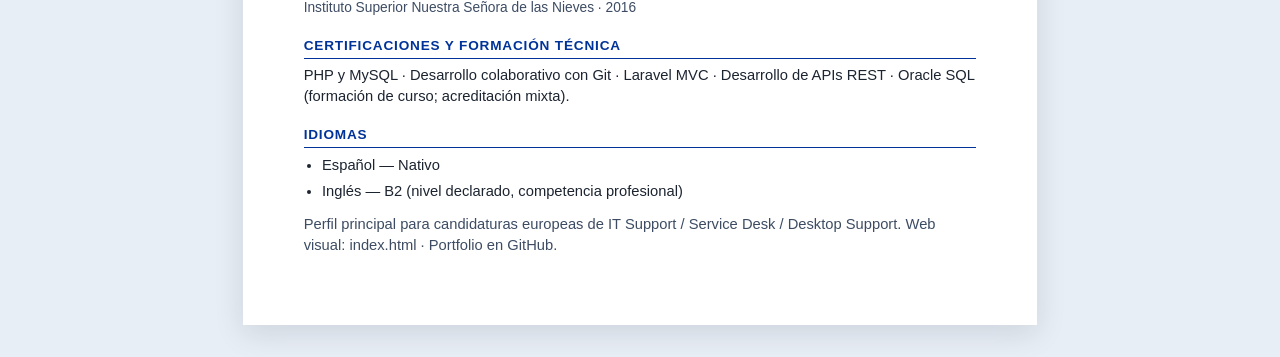
<file: profiles/it-support.html>
<!DOCTYPE html>
<html lang="en">
<head>
  <meta charset="UTF-8" />
  <meta name="viewport" content="width=device-width, initial-scale=1.0" />
  <title>Christian David Villar Colodro | IT Support Specialist</title>
  <meta name="description" data-es="CV IT Support Specialist de Christian David Villar Colodro. Soporte N1/N2, Active Directory, Windows y operaciones IT. Málaga · abierto a Europa." data-en="IT Support Specialist CV of Christian David Villar Colodro. L1/L2 support, Active Directory, Windows and IT operations. Málaga · open to Europe." content="IT Support Specialist CV of Christian David Villar Colodro. L1/L2 support, Active Directory, Windows and IT operations. Málaga · open to Europe." />
  <meta name="theme-color" content="#0f172a" />
  <meta property="og:title" content="Christian David Villar Colodro | IT Support Specialist" />
  <meta property="og:description" content="15+ years IT Support N1/N2 · Active Directory · Windows · Open to relocation in Europe" />
  <meta property="og:type" content="profile" />
  <link rel="icon" href="../assets/favicon.svg" type="image/svg+xml" />
  <link rel="stylesheet" href="../css/ats.css" />
</head>
<body class="ats-page" data-title-es="Christian David Villar Colodro | Especialista en soporte IT" data-title-en="Christian David Villar Colodro | IT Support Specialist">
  <div class="ats-toolbar no-print">
    <div>
      <a href="../index.html">← CV web</a>
      <a href="technical-support.html" data-es="Technical Support" data-en="Technical Support">Technical Support</a>
      <a class="download-cv" href="../pdf/it-support/christian-villar-it-support-en.pdf" download data-pdf-es="../pdf/it-support/christian-villar-it-support-es.pdf" data-pdf-en="../pdf/it-support/christian-villar-it-support-en.pdf" data-es="Descargar PDF" data-en="Download PDF">Download PDF</a>
      <button type="button" class="print-btn" data-es="Imprimir" data-en="Print">Print</button>
    </div>
    <div class="lang-toggle" role="group" data-aria-es="Selector de idioma" data-aria-en="Language selector" aria-label="Language selector">
      <button type="button" id="btn-es" aria-pressed="false">ES</button>
      <button type="button" id="btn-en" aria-pressed="true">EN</button>
    </div>
  </div>

  <article class="ats-sheet" id="cv-content">
    <header>
      <h1>Christian David Villar Colodro</h1>
      <p class="ats-role" data-es="Especialista senior en soporte IT | Soporte N1/N2 | Administración de sistemas" data-en="Senior IT Support Specialist | IT Support N1/N2 | Systems Administration">Senior IT Support Specialist | IT Support N1/N2 | Systems Administration</p>
      <p class="ats-meta">
        <span data-es="Málaga, España" data-en="Málaga, Spain">Málaga, Spain</span>
        · <a href="tel:+34601755438">+34 601 75 54 38</a>
        · <a href="mailto:christiandvillar@gmail.com">christiandvillar@gmail.com</a>
        · <a href="https://www.linkedin.com/in/christian-david-villar-colodro" target="_blank" rel="noopener noreferrer">LinkedIn</a>
        · <a href="https://github.com/ChristianDVillar" target="_blank" rel="noopener noreferrer">GitHub</a>
      </p>
      <p class="ats-availability" data-es="Disponibilidad inmediata · Abierto a reubicación en Europa · Presencial, híbrido o remoto" data-en="Immediate availability · Open to relocation across Europe · On-site, hybrid or remote">Immediate availability · Open to relocation across Europe · On-site, hybrid or remote</p>
    </header>

    <section>
      <h2 data-es="Resumen profesional" data-en="Professional summary">Professional summary</h2>
      <p data-es="Profesional de soporte IT con más de 15 años de experiencia en soporte técnico N1/N2, administración de sistemas y resolución de incidencias en entornos corporativos." data-en="IT Support professional with 15+ years of experience providing Level 1 and Level 2 technical support, systems administration and troubleshooting in corporate environments.">IT Support professional with 15+ years of experience providing Level 1 and Level 2 technical support, systems administration and troubleshooting in corporate environments.</p>
      <p data-es="Experiencia dando soporte a más de 2.000 usuarios y gestionando aproximadamente 150–200 incidencias técnicas por semana. Sólida base en entornos Windows, Active Directory, GPO, administración de cuentas, diagnóstico de hardware y software, conectividad de red y asistencia remota." data-en="Experienced in supporting more than 2,000 users and handling approximately 150–200 technical incidents per week. Strong background in Windows environments, Active Directory, Group Policy, user account administration, hardware and software troubleshooting, network connectivity and remote technical assistance.">Experienced in supporting more than 2,000 users and handling approximately 150–200 technical incidents per week. Strong background in Windows environments, Active Directory, Group Policy, user account administration, hardware and software troubleshooting, network connectivity and remote technical assistance.</p>
      <p data-es="Formación adicional Full Stack, con conocimientos prácticos de desarrollo de aplicaciones, bases de datos y tecnologías web. Combina experiencia extensa en soporte IT con habilidades de desarrollo, resolución de problemas y compromiso con la calidad del servicio." data-en="Additionally trained in Full Stack Development, with practical knowledge of application development, databases and web technologies. Combines extensive IT support experience with software development skills, problem-solving capabilities and a strong commitment to service quality.">Additionally trained in Full Stack Development, with practical knowledge of application development, databases and web technologies. Combines extensive IT support experience with software development skills, problem-solving capabilities and a strong commitment to service quality.</p>
    </section>

    <section>
      <h2 data-es="Logros clave" data-en="Key achievements">Key achievements</h2>
      <ul>
        <li data-es="2.000+ usuarios: asistencia técnica en un entorno organizativo de gran escala." data-en="2,000+ users supported: technical assistance across a large organisational environment.">2,000+ users supported: technical assistance across a large organisational environment.</li>
        <li data-es="150–200 incidencias semanales: gestión de un alto volumen de solicitudes y diagnóstico técnico." data-en="150–200 weekly incidents: managed a high volume of support requests and troubleshooting tasks.">150–200 weekly incidents: managed a high volume of support requests and troubleshooting tasks.</li>
        <li data-es="7 sedes: participación en implantación y soporte de infraestructura de impresión multi-sede." data-en="7 locations: participated in implementation and support of printing infrastructure across seven campuses.">7 locations: participated in implementation and support of printing infrastructure across seven campuses.</li>
        <li data-es="Herramientas internas: contribución a soluciones de inventario con Java y PHP." data-en="Internal tools: contributed to inventory management solutions using Java and PHP.">Internal tools: contributed to inventory management solutions using Java and PHP.</li>
      </ul>
    </section>

    <section>
      <h2 data-es="Experiencia profesional" data-en="Professional experience">Professional experience</h2>

      <div class="ats-job">
        <h3 data-es="Técnico Senior de Soporte IT" data-en="Senior IT Support Technician">Senior IT Support Technician</h3>
        <p class="meta" data-es="Pontificia Universidad Católica Argentina (PUCA) · Septiembre 2008 – Octubre 2023" data-en="Pontificia Universidad Católica Argentina (PUCA) · September 2008 – October 2023">Pontificia Universidad Católica Argentina (PUCA) · September 2008 – October 2023</p>
        <ul>
          <li data-es="Proporcioné soporte técnico N1/N2 a más de 2.000 usuarios, de forma presencial y remota." data-en="Delivered Level 1 and Level 2 technical support to more than 2,000 users through on-site and remote assistance.">Delivered Level 1 and Level 2 technical support to more than 2,000 users through on-site and remote assistance.</li>
          <li data-es="Gestioné aproximadamente 150–200 incidencias técnicas por semana (hardware, software, sistemas operativos y conectividad)." data-en="Managed approximately 150–200 technical incidents per week, troubleshooting hardware, software, operating systems and network connectivity issues.">Managed approximately 150–200 technical incidents per week, troubleshooting hardware, software, operating systems and network connectivity issues.</li>
          <li data-es="Administré Active Directory: cuentas de usuario, permisos de acceso y políticas de grupo (GPO)." data-en="Administered Active Directory, including user accounts, access permissions and Group Policy management.">Administered Active Directory, including user accounts, access permissions and Group Policy management.</li>
          <li data-es="Instalé, configuré y mantuve puestos Windows, aplicaciones, impresoras y equipamiento IT." data-en="Installed, configured and maintained Windows workstations, software applications, printers and IT equipment.">Installed, configured and maintained Windows workstations, software applications, printers and IT equipment.</li>
          <li data-es="Di soporte a laboratorios informáticos, audiovisual, videoconferencia y eventos institucionales." data-en="Provided technical support for computer laboratories, audiovisual equipment, videoconferencing systems and institutional events.">Provided technical support for computer laboratories, audiovisual equipment, videoconferencing systems and institutional events.</li>
          <li data-es="Apoyé procesos de clonación, despliegue y recuperación de puestos (Ghost, Clonezilla)." data-en="Supported imaging, deployment and workstation recovery processes using tools such as Ghost and Clonezilla.">Supported imaging, deployment and workstation recovery processes using tools such as Ghost and Clonezilla.</li>
          <li data-es="Participé en la implantación y el mantenimiento de la infraestructura de impresión en siete sedes." data-en="Participated in the implementation and maintenance of printing infrastructure across seven institutional locations.">Participated in the implementation and maintenance of printing infrastructure across seven institutional locations.</li>
          <li data-es="Contribuí al desarrollo de herramientas internas de inventario con Java y PHP." data-en="Contributed to the development of internal inventory management tools using Java and PHP.">Contributed to the development of internal inventory management tools using Java and PHP.</li>
        </ul>
      </div>

      <div class="ats-job">
        <h3 data-es="Atención al cliente" data-en="Customer Service">Customer Service</h3>
        <p class="meta" data-es="Dumpling House, Málaga · Diciembre 2025 – Julio 2026" data-en="Dumpling House, Málaga · December 2025 – July 2026">Dumpling House, Málaga · December 2025 – July 2026</p>
        <ul>
          <li data-es="Atención directa al cliente en un entorno de ritmo alto, reforzando comunicación, trabajo en equipo y resolución de problemas." data-en="Worked in a customer-facing environment, strengthening communication, teamwork and problem-solving skills.">Worked in a customer-facing environment, strengthening communication, teamwork and problem-solving skills.</li>
          <li data-es="Adaptación a requisitos operativos exigentes manteniendo la calidad del servicio." data-en="Adapted to fast-paced operational requirements while maintaining service quality.">Adapted to fast-paced operational requirements while maintaining service quality.</li>
        </ul>
      </div>
    </section>

    <section>
      <h2 data-es="Competencias técnicas" data-en="Technical skills">Technical skills</h2>
      <div class="ats-skills-block">
        <h3 data-es="Soporte IT y administración de sistemas" data-en="IT Support &amp; Systems Administration">IT Support &amp; Systems Administration</h3>
        <p>L1/L2 Support · Help Desk · Incident Management · Active Directory · GPO · User Accounts · Windows 10/11 · Hardware &amp; Software Troubleshooting · Workstation Deployment</p>
        <h3 data-es="Redes y soporte remoto" data-en="Networking &amp; Remote Support">Networking &amp; Remote Support</h3>
        <p>TCP/IP · DNS · DHCP · Network Connectivity · VPN fundamentals · Remote Desktop · TeamViewer · AnyDesk</p>
        <h3 data-es="Productividad y herramientas" data-en="Productivity &amp; Business Tools">Productivity &amp; Business Tools</h3>
        <p>Microsoft 365 · Outlook · Teams · Technical documentation · Ticketing / incident workflows</p>
        <h3 data-es="Conocimientos técnicos adicionales" data-en="Additional Technical Knowledge">Additional Technical Knowledge</h3>
        <p>Windows Server · Java · PHP · JavaScript · React · Python · Flask · SQL · PostgreSQL · Node.js · REST APIs · Docker · Git</p>
      </div>
    </section>

    <section>
      <h2 data-es="Formación" data-en="Education">Education</h2>
      <div class="ats-job">
        <h3 data-es="Desarrollador de software Full Stack" data-en="Full Stack Software Developer">Full Stack Software Developer</h3>
        <p class="meta">4Geeks Academy, Spain · 2024 · 360 hours</p>
        <p data-es="Formación práctica en desarrollo web moderno: JavaScript, React, Python, Flask, SQL, APIs REST y fundamentos de software." data-en="Practical training in modern web development, including JavaScript, React, Python, Flask, SQL, REST APIs and software development fundamentals.">Practical training in modern web development, including JavaScript, React, Python, Flask, SQL, REST APIs and software development fundamentals.</p>
      </div>
      <div class="ats-job">
        <h3 data-es="Analista de Sistemas" data-en="Systems Analyst">Systems Analyst</h3>
        <p class="meta">Instituto Superior Nuestra Señora de las Nieves · 2016</p>
      </div>
    </section>

    <section>
      <h2 data-es="Certificaciones y formación técnica" data-en="Certifications &amp; technical training">Certifications &amp; technical training</h2>
      <p data-es="PHP y MySQL · Desarrollo colaborativo con Git · Laravel MVC · Desarrollo de APIs REST · Oracle SQL (formación de curso; acreditación mixta)." data-en="PHP &amp; MySQL · Collaborative Git · Laravel MVC · REST API Development · Oracle SQL (course-based training; mixed formal accreditation).">PHP &amp; MySQL · Collaborative Git · Laravel MVC · REST API Development · Oracle SQL (course-based training; mixed formal accreditation).</p>
    </section>

    <section>
      <h2 data-es="Idiomas" data-en="Languages">Languages</h2>
      <ul>
        <li data-es="Español — Nativo" data-en="Spanish — Native">Spanish — Native</li>
        <li data-es="Inglés — B2 (nivel declarado, competencia profesional)" data-en="English — B2 (self-assessed, professional working proficiency)">English — B2 (self-assessed, professional working proficiency)</li>
      </ul>
    </section>

    <p class="ats-note" data-es="Perfil principal para candidaturas europeas de IT Support / Service Desk / Desktop Support. Web visual: index.html · Portfolio en GitHub." data-en="Primary profile for European IT Support / Service Desk / Desktop Support applications. Visual web CV: index.html · Portfolio on GitHub.">Primary profile for European IT Support / Service Desk / Desktop Support applications. Visual web CV: index.html · Portfolio on GitHub.</p>
  </article>

  <script src="../js/script.js"></script>
</body>
</html>
</file>
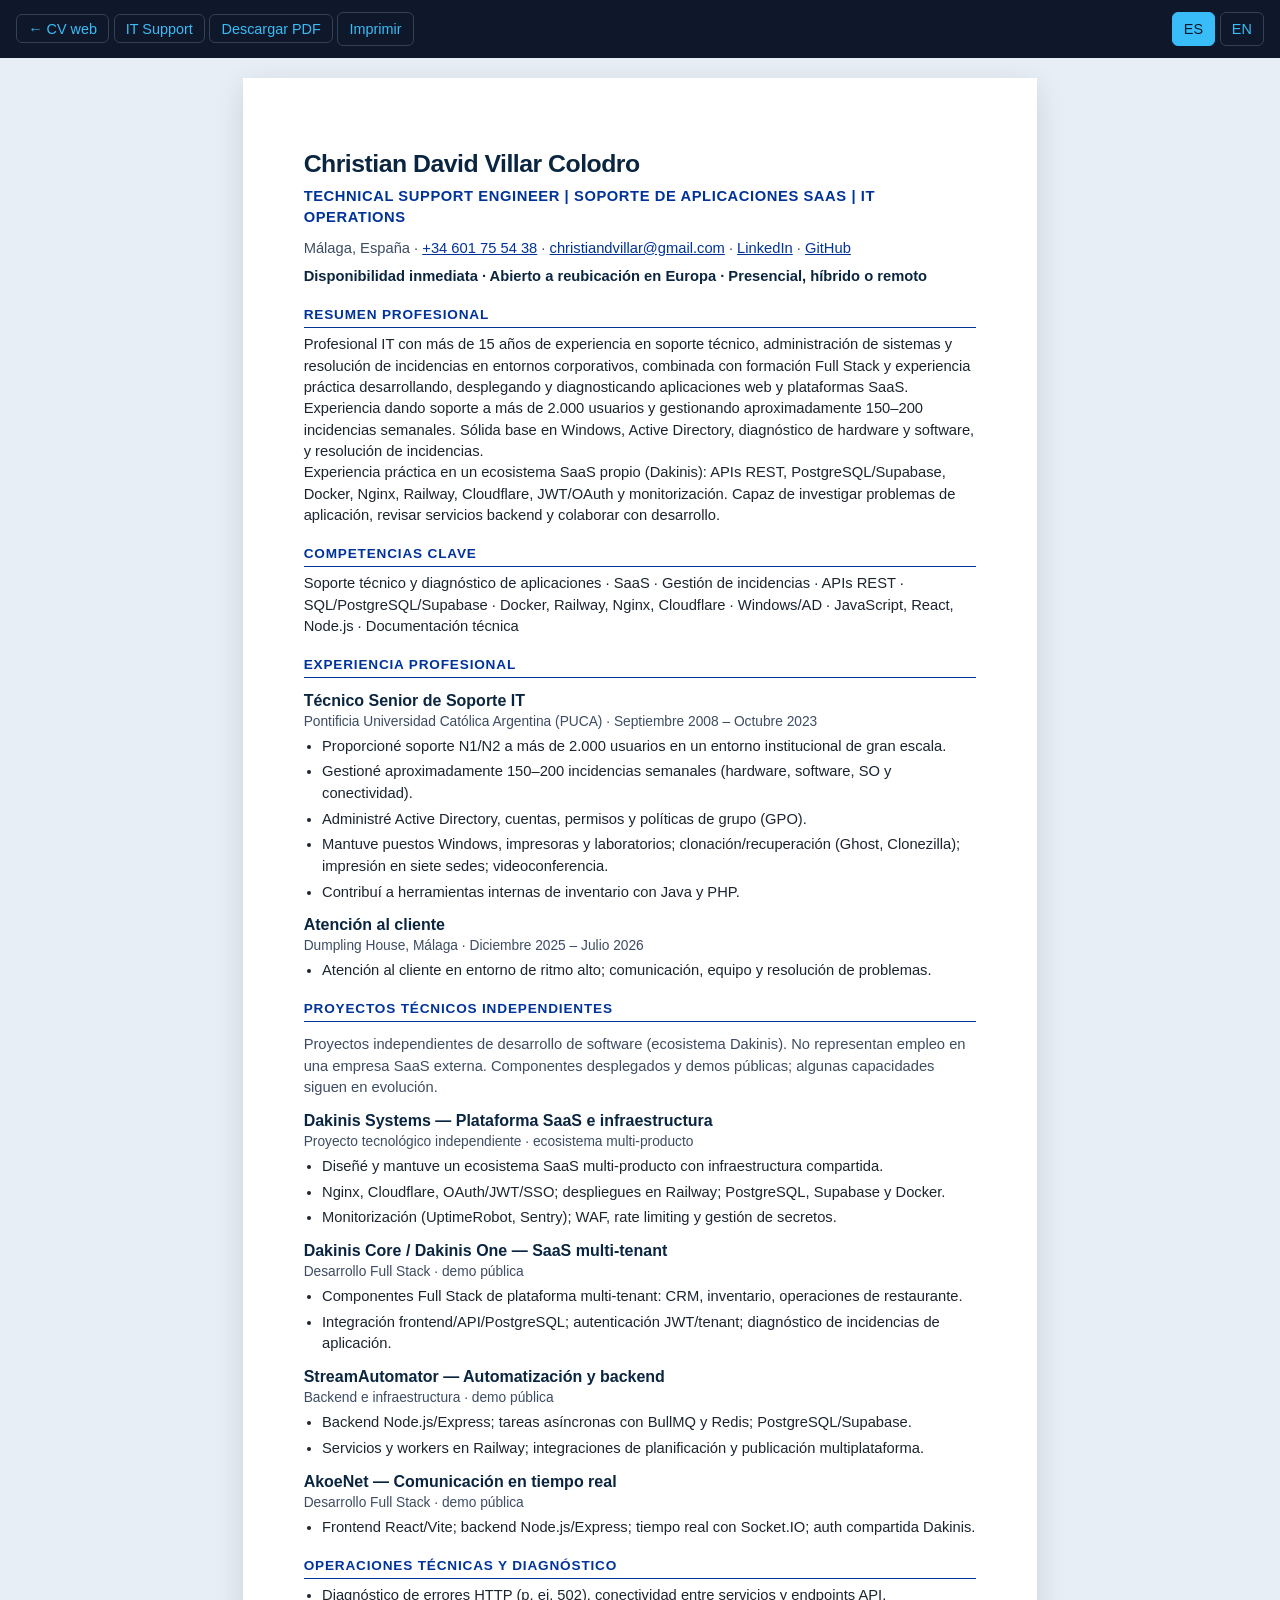
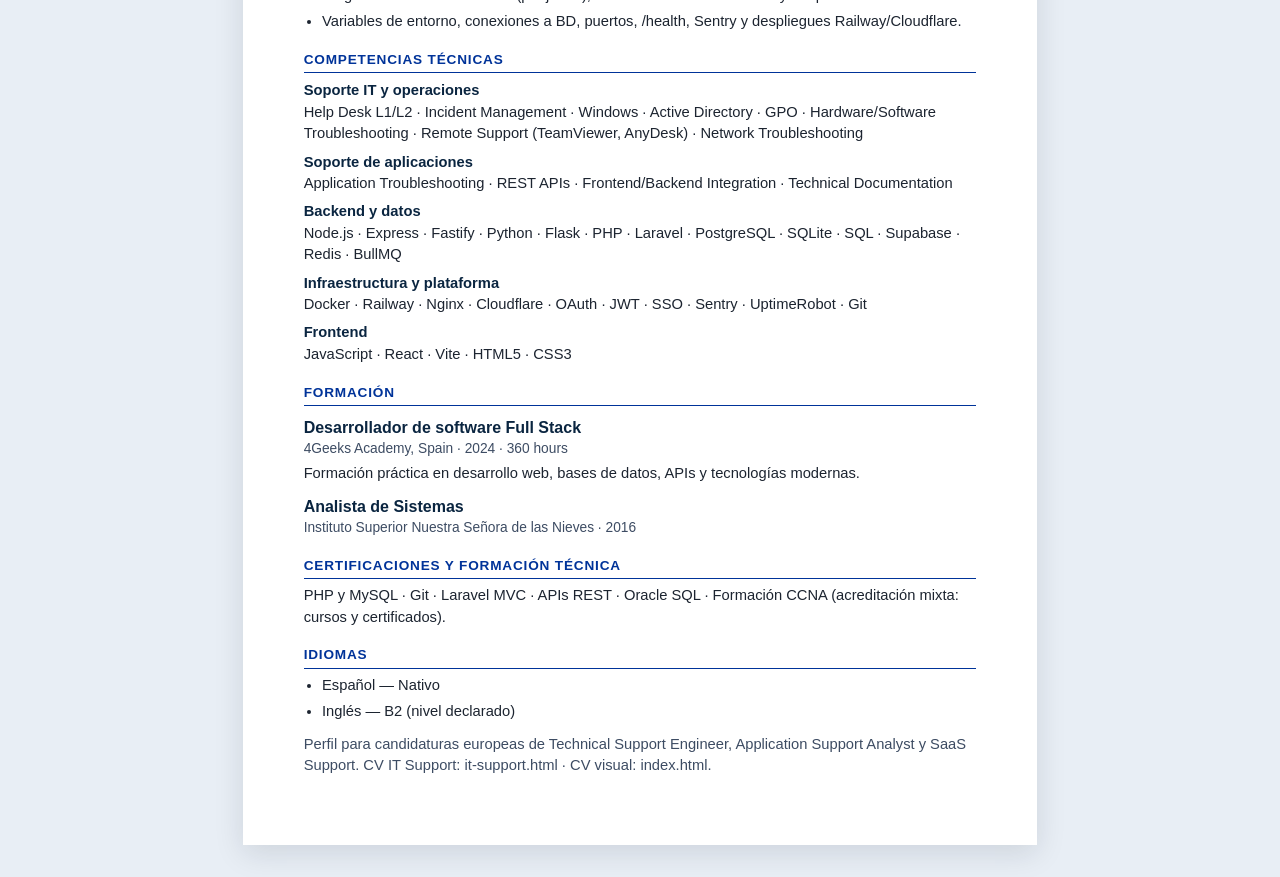
<file: profiles/technical-support.html>
<!DOCTYPE html>
<html lang="en">
<head>
  <meta charset="UTF-8" />
  <meta name="viewport" content="width=device-width, initial-scale=1.0" />
  <title>Christian David Villar Colodro | Technical Support Engineer</title>
  <meta name="description" data-es="CV Technical Support Engineer / SaaS Application Support de Christian David Villar Colodro. Soporte de aplicaciones, APIs, PostgreSQL y operaciones IT. Málaga · Europa." data-en="Technical Support Engineer / SaaS Application Support CV of Christian David Villar Colodro. Application support, APIs, PostgreSQL and IT operations. Málaga · Europe." content="Technical Support Engineer / SaaS Application Support CV of Christian David Villar Colodro. Application support, APIs, PostgreSQL and IT operations. Málaga · Europe." />
  <meta name="theme-color" content="#0f172a" />
  <meta property="og:title" content="Christian David Villar Colodro | Technical Support Engineer" />
  <meta property="og:description" content="15+ years IT Support · SaaS Application Support · APIs · PostgreSQL · Docker · Open to Europe" />
  <meta property="og:type" content="profile" />
  <link rel="icon" href="../assets/favicon.svg" type="image/svg+xml" />
  <link rel="stylesheet" href="../css/ats.css" />
</head>
<body class="ats-page" data-title-es="Christian David Villar Colodro | Technical Support Engineer" data-title-en="Christian David Villar Colodro | Technical Support Engineer">
  <div class="ats-toolbar no-print">
    <div>
      <a href="../index.html">← CV web</a>
      <a href="it-support.html" data-es="IT Support" data-en="IT Support">IT Support</a>
      <a class="download-cv" href="../pdf/technical-support/christian-villar-technical-support-en.pdf" download data-pdf-es="../pdf/technical-support/christian-villar-technical-support-es.pdf" data-pdf-en="../pdf/technical-support/christian-villar-technical-support-en.pdf" data-es="Descargar PDF" data-en="Download PDF">Download PDF</a>
      <button type="button" class="print-btn" data-es="Imprimir" data-en="Print">Print</button>
    </div>
    <div class="lang-toggle" role="group" data-aria-es="Selector de idioma" data-aria-en="Language selector" aria-label="Language selector">
      <button type="button" id="btn-es" aria-pressed="false">ES</button>
      <button type="button" id="btn-en" aria-pressed="true">EN</button>
    </div>
  </div>

  <article class="ats-sheet" id="cv-content">
    <header>
      <h1>Christian David Villar Colodro</h1>
      <p class="ats-role" data-es="Technical Support Engineer | Soporte de aplicaciones SaaS | IT Operations" data-en="Technical Support Engineer | SaaS Application Support | IT Operations">Technical Support Engineer | SaaS Application Support | IT Operations</p>
      <p class="ats-meta">
        <span data-es="Málaga, España" data-en="Málaga, Spain">Málaga, Spain</span>
        · <a href="tel:+34601755438">+34 601 75 54 38</a>
        · <a href="mailto:christiandvillar@gmail.com">christiandvillar@gmail.com</a>
        · <a href="https://www.linkedin.com/in/christian-david-villar-colodro" target="_blank" rel="noopener noreferrer">LinkedIn</a>
        · <a href="https://github.com/ChristianDVillar" target="_blank" rel="noopener noreferrer">GitHub</a>
      </p>
      <p class="ats-availability" data-es="Disponibilidad inmediata · Abierto a reubicación en Europa · Presencial, híbrido o remoto" data-en="Immediate availability · Open to relocation across Europe · On-site, hybrid or remote">Immediate availability · Open to relocation across Europe · On-site, hybrid or remote</p>
    </header>

    <section>
      <h2 data-es="Resumen profesional" data-en="Professional summary">Professional summary</h2>
      <p data-es="Profesional IT con más de 15 años de experiencia en soporte técnico, administración de sistemas y resolución de incidencias en entornos corporativos, combinada con formación Full Stack y experiencia práctica desarrollando, desplegando y diagnosticando aplicaciones web y plataformas SaaS." data-en="IT professional with 15+ years of experience in technical support, systems administration and troubleshooting in corporate environments, combined with Full Stack Development training and hands-on experience developing, deploying and troubleshooting web applications and SaaS platforms.">IT professional with 15+ years of experience in technical support, systems administration and troubleshooting in corporate environments, combined with Full Stack Development training and hands-on experience developing, deploying and troubleshooting web applications and SaaS platforms.</p>
      <p data-es="Experiencia dando soporte a más de 2.000 usuarios y gestionando aproximadamente 150–200 incidencias semanales. Sólida base en Windows, Active Directory, diagnóstico de hardware y software, y resolución de incidencias." data-en="Experienced in supporting more than 2,000 users and handling approximately 150–200 technical incidents per week. Strong background in Windows environments, Active Directory, hardware and software troubleshooting, user support and incident resolution.">Experienced in supporting more than 2,000 users and handling approximately 150–200 technical incidents per week. Strong background in Windows environments, Active Directory, hardware and software troubleshooting, user support and incident resolution.</p>
      <p data-es="Experiencia práctica en un ecosistema SaaS propio (Dakinis): APIs REST, PostgreSQL/Supabase, Docker, Nginx, Railway, Cloudflare, JWT/OAuth y monitorización. Capaz de investigar problemas de aplicación, revisar servicios backend y colaborar con desarrollo." data-en="Hands-on experience in a multi-product SaaS ecosystem (Dakinis): REST APIs, PostgreSQL/Supabase, Docker, Nginx, Railway, Cloudflare, JWT/OAuth and monitoring. Able to investigate application issues, inspect backend services and collaborate with development teams.">Hands-on experience in a multi-product SaaS ecosystem (Dakinis): REST APIs, PostgreSQL/Supabase, Docker, Nginx, Railway, Cloudflare, JWT/OAuth and monitoring. Able to investigate application issues, inspect backend services and collaborate with development teams.</p>
    </section>

    <section>
      <h2 data-es="Competencias clave" data-en="Key competencies">Key competencies</h2>
      <p data-es="Soporte técnico y diagnóstico de aplicaciones · SaaS · Gestión de incidencias · APIs REST · SQL/PostgreSQL/Supabase · Docker, Railway, Nginx, Cloudflare · Windows/AD · JavaScript, React, Node.js · Documentación técnica" data-en="Technical Support &amp; Application Troubleshooting · SaaS · Incident Management · REST APIs · SQL/PostgreSQL/Supabase · Docker, Railway, Nginx, Cloudflare · Windows/AD · JavaScript, React, Node.js · Technical Documentation">Technical Support &amp; Application Troubleshooting · SaaS · Incident Management · REST APIs · SQL/PostgreSQL/Supabase · Docker, Railway, Nginx, Cloudflare · Windows/AD · JavaScript, React, Node.js · Technical Documentation</p>
    </section>

    <section>
      <h2 data-es="Experiencia profesional" data-en="Professional experience">Professional experience</h2>

      <div class="ats-job">
        <h3 data-es="Técnico Senior de Soporte IT" data-en="Senior IT Support Technician">Senior IT Support Technician</h3>
        <p class="meta" data-es="Pontificia Universidad Católica Argentina (PUCA) · Septiembre 2008 – Octubre 2023" data-en="Pontificia Universidad Católica Argentina (PUCA) · September 2008 – October 2023">Pontificia Universidad Católica Argentina (PUCA) · September 2008 – October 2023</p>
        <ul>
          <li data-es="Proporcioné soporte N1/N2 a más de 2.000 usuarios en un entorno institucional de gran escala." data-en="Delivered Level 1 and Level 2 technical support to more than 2,000 users in a large institutional environment.">Delivered Level 1 and Level 2 technical support to more than 2,000 users in a large institutional environment.</li>
          <li data-es="Gestioné aproximadamente 150–200 incidencias semanales (hardware, software, SO y conectividad)." data-en="Managed approximately 150–200 incidents per week, diagnosing and resolving hardware, software, operating system and connectivity issues.">Managed approximately 150–200 incidents per week, diagnosing and resolving hardware, software, operating system and connectivity issues.</li>
          <li data-es="Administré Active Directory, cuentas, permisos y políticas de grupo (GPO)." data-en="Administered Active Directory, user accounts, access permissions and Group Policy configurations.">Administered Active Directory, user accounts, access permissions and Group Policy configurations.</li>
          <li data-es="Mantuve puestos Windows, impresoras y laboratorios; clonación/recuperación (Ghost, Clonezilla); impresión en siete sedes; videoconferencia." data-en="Maintained Windows workstations, printers and labs; imaging/recovery (Ghost, Clonezilla); printing across seven locations; videoconferencing support.">Maintained Windows workstations, printers and labs; imaging/recovery (Ghost, Clonezilla); printing across seven locations; videoconferencing support.</li>
          <li data-es="Contribuí a herramientas internas de inventario con Java y PHP." data-en="Contributed to internal inventory management solutions developed with Java and PHP.">Contributed to internal inventory management solutions developed with Java and PHP.</li>
        </ul>
      </div>

      <div class="ats-job">
        <h3 data-es="Atención al cliente" data-en="Customer Service">Customer Service</h3>
        <p class="meta" data-es="Dumpling House, Málaga · Diciembre 2025 – Julio 2026" data-en="Dumpling House, Málaga · December 2025 – July 2026">Dumpling House, Málaga · December 2025 – July 2026</p>
        <ul>
          <li data-es="Atención al cliente en entorno de ritmo alto; comunicación, equipo y resolución de problemas." data-en="Worked in a fast-paced customer-facing environment, strengthening communication, teamwork and problem-solving capabilities.">Worked in a fast-paced customer-facing environment, strengthening communication, teamwork and problem-solving capabilities.</li>
        </ul>
      </div>
    </section>

    <section>
      <h2 data-es="Proyectos técnicos independientes" data-en="Technical project experience">Technical project experience</h2>
      <p class="ats-note" data-es="Proyectos independientes de desarrollo de software (ecosistema Dakinis). No representan empleo en una empresa SaaS externa. Componentes desplegados y demos públicas; algunas capacidades siguen en evolución." data-en="Independent software development projects (Dakinis ecosystem). Not employment at an external SaaS company. Deployed components and public demos; some capabilities are still evolving.">Independent software development projects (Dakinis ecosystem). Not employment at an external SaaS company. Deployed components and public demos; some capabilities are still evolving.</p>

      <div class="ats-job">
        <h3>Dakinis Systems — <span data-es="Plataforma SaaS e infraestructura" data-en="SaaS platform &amp; infrastructure">SaaS platform &amp; infrastructure</span></h3>
        <p class="meta" data-es="Proyecto tecnológico independiente · ecosistema multi-producto" data-en="Independent technology project · multi-product ecosystem">Independent technology project · multi-product ecosystem</p>
        <ul>
          <li data-es="Diseñé y mantuve un ecosistema SaaS multi-producto con infraestructura compartida." data-en="Designed and maintained a multi-product SaaS ecosystem with shared infrastructure and platform services.">Designed and maintained a multi-product SaaS ecosystem with shared infrastructure and platform services.</li>
          <li data-es="Nginx, Cloudflare, OAuth/JWT/SSO; despliegues en Railway; PostgreSQL, Supabase y Docker." data-en="Nginx, Cloudflare, OAuth/JWT/SSO; Railway deployments; PostgreSQL, Supabase and Docker.">Nginx, Cloudflare, OAuth/JWT/SSO; Railway deployments; PostgreSQL, Supabase and Docker.</li>
          <li data-es="Monitorización (UptimeRobot, Sentry); WAF, rate limiting y gestión de secretos." data-en="Operational monitoring (UptimeRobot, Sentry); WAF, rate limiting and secrets management.">Operational monitoring (UptimeRobot, Sentry); WAF, rate limiting and secrets management.</li>
        </ul>
      </div>

      <div class="ats-job">
        <h3>Dakinis Core / Dakinis One — <span data-es="SaaS multi-tenant" data-en="Multi-tenant SaaS">Multi-tenant SaaS</span></h3>
        <p class="meta" data-es="Desarrollo Full Stack · demo pública" data-en="Full Stack application development · public demo">Full Stack application development · public demo</p>
        <ul>
          <li data-es="Componentes Full Stack de plataforma multi-tenant: CRM, inventario, operaciones de restaurante." data-en="Full Stack components for a multi-tenant platform: CRM, inventory and restaurant operations.">Full Stack components for a multi-tenant platform: CRM, inventory and restaurant operations.</li>
          <li data-es="Integración frontend/API/PostgreSQL; autenticación JWT/tenant; diagnóstico de incidencias de aplicación." data-en="Frontend/API/PostgreSQL integration; JWT/tenant auth; troubleshooting application and backend issues.">Frontend/API/PostgreSQL integration; JWT/tenant auth; troubleshooting application and backend issues.</li>
        </ul>
      </div>

      <div class="ats-job">
        <h3>StreamAutomator — <span data-es="Automatización y backend" data-en="Automation platform">Automation platform</span></h3>
        <p class="meta" data-es="Backend e infraestructura · demo pública" data-en="Backend &amp; infrastructure · public demo">Backend &amp; infrastructure · public demo</p>
        <ul>
          <li data-es="Backend Node.js/Express; tareas asíncronas con BullMQ y Redis; PostgreSQL/Supabase." data-en="Backend Node.js/Express; async jobs with BullMQ and Redis; PostgreSQL/Supabase.">Backend Node.js/Express; async jobs with BullMQ and Redis; PostgreSQL/Supabase.</li>
          <li data-es="Servicios y workers en Railway; integraciones de planificación y publicación multiplataforma." data-en="Services and workers on Railway; scheduling and multi-platform publishing integrations.">Services and workers on Railway; scheduling and multi-platform publishing integrations.</li>
        </ul>
      </div>

      <div class="ats-job">
        <h3>AkoeNet — <span data-es="Comunicación en tiempo real" data-en="Real-time communication">Real-time communication</span></h3>
        <p class="meta" data-es="Desarrollo Full Stack · demo pública" data-en="Full Stack development · public demo">Full Stack development · public demo</p>
        <ul>
          <li data-es="Frontend React/Vite; backend Node.js/Express; tiempo real con Socket.IO; auth compartida Dakinis." data-en="React/Vite frontend; Node.js/Express backend; Socket.IO real-time; shared Dakinis auth/sessions.">React/Vite frontend; Node.js/Express backend; Socket.IO real-time; shared Dakinis auth/sessions.</li>
        </ul>
      </div>
    </section>

    <section>
      <h2 data-es="Operaciones técnicas y diagnóstico" data-en="Technical operations &amp; troubleshooting">Technical operations &amp; troubleshooting</h2>
      <ul>
        <li data-es="Diagnóstico de errores HTTP (p. ej. 502), conectividad entre servicios y endpoints API." data-en="Diagnosis of HTTP errors (e.g. 502), inter-service connectivity and API endpoint responses.">Diagnosis of HTTP errors (e.g. 502), inter-service connectivity and API endpoint responses.</li>
        <li data-es="Variables de entorno, conexiones a BD, puertos, /health, Sentry y despliegues Railway/Cloudflare." data-en="Environment variables, DB connections, ports, /health checks, Sentry and Railway/Cloudflare deployments.">Environment variables, DB connections, ports, /health checks, Sentry and Railway/Cloudflare deployments.</li>
      </ul>
    </section>

    <section>
      <h2 data-es="Competencias técnicas" data-en="Technical skills">Technical skills</h2>
      <div class="ats-skills-block">
        <h3 data-es="Soporte IT y operaciones" data-en="IT Support &amp; Operations">IT Support &amp; Operations</h3>
        <p>Help Desk L1/L2 · Incident Management · Windows · Active Directory · GPO · Hardware/Software Troubleshooting · Remote Support (TeamViewer, AnyDesk) · Network Troubleshooting</p>
        <h3 data-es="Soporte de aplicaciones" data-en="Application Support">Application Support</h3>
        <p>Application Troubleshooting · REST APIs · Frontend/Backend Integration · Technical Documentation</p>
        <h3 data-es="Backend y datos" data-en="Backend &amp; Data">Backend &amp; Data</h3>
        <p>Node.js · Express · Fastify · Python · Flask · PHP · Laravel · PostgreSQL · SQLite · SQL · Supabase · Redis · BullMQ</p>
        <h3 data-es="Infraestructura y plataforma" data-en="Infrastructure &amp; Platform">Infrastructure &amp; Platform</h3>
        <p>Docker · Railway · Nginx · Cloudflare · OAuth · JWT · SSO · Sentry · UptimeRobot · Git</p>
        <h3 data-es="Frontend" data-en="Frontend">Frontend</h3>
        <p>JavaScript · React · Vite · HTML5 · CSS3</p>
      </div>
    </section>

    <section>
      <h2 data-es="Formación" data-en="Education">Education</h2>
      <div class="ats-job">
        <h3 data-es="Desarrollador de software Full Stack" data-en="Full Stack Software Developer">Full Stack Software Developer</h3>
        <p class="meta">4Geeks Academy, Spain · 2024 · 360 hours</p>
        <p data-es="Formación práctica en desarrollo web, bases de datos, APIs y tecnologías modernas." data-en="Practical training in web application development, databases, APIs and modern development technologies.">Practical training in web application development, databases, APIs and modern development technologies.</p>
      </div>
      <div class="ats-job">
        <h3 data-es="Analista de Sistemas" data-en="Systems Analyst">Systems Analyst</h3>
        <p class="meta">Instituto Superior Nuestra Señora de las Nieves · 2016</p>
      </div>
    </section>

    <section>
      <h2 data-es="Certificaciones y formación técnica" data-en="Certifications &amp; technical training">Certifications &amp; technical training</h2>
      <p data-es="PHP y MySQL · Git · Laravel MVC · APIs REST · Oracle SQL · Formación CCNA (acreditación mixta: cursos y certificados)." data-en="PHP &amp; MySQL · Git · Laravel MVC · REST APIs · Oracle SQL · CCNA training (mixed accreditation: courses and certificates).">PHP &amp; MySQL · Git · Laravel MVC · REST APIs · Oracle SQL · CCNA training (mixed accreditation: courses and certificates).</p>
    </section>

    <section>
      <h2 data-es="Idiomas" data-en="Languages">Languages</h2>
      <ul>
        <li data-es="Español — Nativo" data-en="Spanish — Native">Spanish — Native</li>
        <li data-es="Inglés — B2 (nivel declarado)" data-en="English — B2 (self-assessed)">English — B2 (self-assessed)</li>
      </ul>
    </section>

    <p class="ats-note" data-es="Perfil para candidaturas europeas de Technical Support Engineer, Application Support Analyst y SaaS Support. CV IT Support: it-support.html · CV visual: index.html." data-en="Profile for European Technical Support Engineer, Application Support Analyst and SaaS Support roles. IT Support CV: it-support.html · Visual CV: index.html.">Profile for European Technical Support Engineer, Application Support Analyst and SaaS Support roles. IT Support CV: it-support.html · Visual CV: index.html.</p>
  </article>

  <script src="../js/script.js"></script>
</body>
</html>
</file>
<file: css/styles.css>
:root {
  --bg: #0f172a;
  --card: #111827;
  --text: #e5e7eb;
  --muted: #9ca3af;
  --accent: #38bdf8;
  --accent-hover: #7dd3fc;
  --border: #1f2937;
  --border-light: #374151;
  --gradient-start: #020617;
  --shadow: rgba(0, 0, 0, 0.3);
  --font-sans: 'DM Sans', -apple-system, BlinkMacSystemFont, 'Segoe UI', sans-serif;
}

* {
  box-sizing: border-box;
  margin: 0;
  padding: 0;
}

.skip-link {
  position: absolute;
  top: -3rem;
  left: 1rem;
  padding: 0.75rem 1.25rem;
  background: var(--accent);
  color: var(--bg);
  font-weight: 600;
  border-radius: 8px;
  z-index: 100;
  transition: top 0.2s ease;
}
.skip-link:focus {
  top: 1rem;
  outline: 3px solid var(--accent-hover);
  outline-offset: 2px;
}

body {
  margin: 0;
  font-family: var(--font-sans);
  background: linear-gradient(135deg, #0f172a 0%, #1e293b 50%, #020617 100%);
  background-attachment: fixed;
  background-color: #0f172a;
  color: var(--text);
  line-height: 1.65;
  min-height: 100vh;
  padding-bottom: 2rem;
  transition: background 0.3s ease, color 0.3s ease;
  -webkit-font-smoothing: antialiased;
  -moz-osx-font-smoothing: grayscale;
}


a {
  color: var(--accent);
  text-decoration: none;
  transition: color 0.2s ease;
}

a:hover {
  color: var(--accent-hover);
  text-decoration: underline;
}

a:focus-visible {
  outline: 2px solid var(--accent);
  outline-offset: 2px;
}

.container {
  max-width: 900px;
  margin: 0 auto;
  padding: 2.5rem 1.5rem 4rem;
  animation: fadeIn 0.5s ease-out;
}

@keyframes fadeIn {
  from {
    opacity: 0;
    transform: translateY(20px);
  }
  to {
    opacity: 1;
    transform: translateY(0);
  }
}

.cv-header {
  display: flex;
  flex-direction: column;
  gap: 1.25rem;
  margin-bottom: 2.5rem;
}

.header-text {
  flex: 1;
}

.controls-group {
  display: flex;
  gap: 0.5rem;
  flex-wrap: wrap;
}

h1 {
  font-size: clamp(2.35rem, 6vw, 3.35rem);
  margin: 0;
  font-weight: 700;
  letter-spacing: -0.03em;
  line-height: 1.2;
  background: linear-gradient(135deg, #ffffff 0%, #e5e7eb 100%);
  -webkit-background-clip: text;
  -webkit-text-fill-color: transparent;
  background-clip: text;
}

h2 {
  margin-top: 3rem;
  margin-bottom: 1.25rem;
  padding-bottom: 0.6rem;
  padding-left: 1rem;
  border-left: 4px solid var(--accent);
  font-size: clamp(1.35rem, 3.5vw, 1.75rem);
  font-weight: 600;
  letter-spacing: -0.02em;
  color: #f1f5f9;
}

h3 {
  margin-top: 0;
  margin-bottom: 0.75rem;
  font-size: 1.25rem;
  font-weight: 600;
}

.subtitle {
  margin-top: 0.45rem;
  color: #f8fafc;
  font-size: 1.28rem;
  font-weight: 600;
  letter-spacing: 0.01em;
  line-height: 1.3;
}

.subtitle-scope {
  margin-top: 0.15rem;
  color: #cbd5e1;
  font-size: 1.02rem;
  font-weight: 500;
  line-height: 1.35;
}

.card {
  background: linear-gradient(135deg, rgba(17, 24, 39, 0.8) 0%, rgba(15, 23, 42, 0.9) 100%);
  background-color: rgba(17, 24, 39, 0.6);
  backdrop-filter: blur(10px);
  border: 1px solid rgba(55, 65, 81, 0.5);
  border-radius: 16px;
  padding: 2rem;
  margin-top: 1.5rem;
  transition: all 0.3s cubic-bezier(0.4, 0, 0.2, 1);
  animation: slideUp 0.5s ease-out backwards;
  box-shadow: 0 4px 6px -1px rgba(0, 0, 0, 0.3), 0 2px 4px -1px rgba(0, 0, 0, 0.2);
}

.card:nth-child(1) { animation-delay: 0.1s; }
.card:nth-child(2) { animation-delay: 0.2s; }
.card:nth-child(3) { animation-delay: 0.3s; }
.card:nth-child(4) { animation-delay: 0.4s; }

@keyframes slideUp {
  from {
    opacity: 0;
    transform: translateY(30px);
  }
  to {
    opacity: 1;
    transform: translateY(0);
  }
}

.card:hover {
  transform: translateY(-6px);
  box-shadow: 0 20px 40px -10px rgba(0, 0, 0, 0.5), 0 0 0 1px rgba(56, 189, 248, 0.1);
  border-color: rgba(56, 189, 248, 0.3);
  background: linear-gradient(135deg, rgba(17, 24, 39, 0.9) 0%, rgba(15, 23, 42, 0.95) 100%);
}

.project {
  display: flex;
  flex-direction: column;
  height: 100%;
}

.project p {
  flex-grow: 1;
  margin-bottom: 1rem;
  color: var(--muted);
}

button {
  background: rgba(17, 24, 39, 0.6);
  border: 1px solid rgba(55, 65, 81, 0.5);
  color: var(--text);
  padding: 0.6rem 1.2rem;
  border-radius: 8px;
  cursor: pointer;
  font-size: 0.875rem;
  font-weight: 500;
  transition: all 0.2s cubic-bezier(0.4, 0, 0.2, 1);
  font-family: inherit;
  backdrop-filter: blur(10px);
}

button:hover {
  background: rgba(31, 41, 55, 0.8);
  border-color: rgba(56, 189, 248, 0.4);
  transform: translateY(-2px);
  box-shadow: 0 4px 12px rgba(0, 0, 0, 0.3);
}

button:focus-visible {
  outline: 2px solid var(--accent);
  outline-offset: 2px;
}

button.active {
  background: var(--accent);
  border-color: var(--accent);
  color: var(--bg);
}

.lang-toggle button {
  padding: 0.4rem 0.9rem;
}

.grid {
  display: grid;
  grid-template-columns: repeat(auto-fit, minmax(280px, 1fr));
  gap: 1.5rem;
}

.tags {
  display: flex;
  flex-wrap: wrap;
  gap: 0.5rem;
  margin-top: auto;
}

.tag {
  background: rgba(15, 23, 42, 0.6);
  border: 1px solid rgba(55, 65, 81, 0.6);
  padding: 0.4rem 0.9rem;
  border-radius: 999px;
  font-size: 0.85rem;
  color: #cbd5e1;
  transition: all 0.2s ease;
  font-weight: 500;
  backdrop-filter: blur(5px);
}

.tag:hover {
  border-color: var(--accent);
  background: rgba(56, 189, 248, 0.1);
  color: var(--accent);
  transform: translateY(-2px);
  box-shadow: 0 4px 8px rgba(56, 189, 248, 0.2);
}

footer {
  margin-top: 4rem;
  text-align: center;
  color: var(--muted);
  font-size: 0.9rem;
  padding-top: 2rem;
  border-top: 1px solid var(--border);
}

.intro-text {
  margin: 1rem 0 1.25rem;
  font-size: 1.05rem;
  line-height: 1.75;
  color: #cbd5e1;
  max-width: 72ch;
}

.links {
  display: flex;
  gap: 1.5rem;
  margin-top: 1rem;
  flex-wrap: wrap;
}

.links a {
  display: flex;
  align-items: center;
  gap: 0.5rem;
}

.experience-item {
  margin-bottom: 1.5rem;
}

.experience-item h3,
.experience-item h4 {
  font-size: 1.2rem;
  margin-bottom: 0.5rem;
  color: var(--accent);
  font-weight: 600;
  letter-spacing: -0.01em;
}

.experience-item .meta {
  color: var(--muted);
  font-size: 0.9rem;
  margin-bottom: 0.5rem;
}

.experience-item ul {
  margin-left: 1.5rem;
  margin-top: 0.5rem;
}

.experience-item li {
  margin-bottom: 0.5rem;
  color: #cbd5e1;
  line-height: 1.7;
  padding-left: 0.25rem;
}

.contact-info {
  display: flex;
  flex-wrap: wrap;
  align-items: center;
  gap: 0.75rem 1.5rem;
  margin-top: 0.75rem;
  padding: 1rem 1.25rem;
  background: rgba(17, 24, 39, 0.5);
  border: 1px solid var(--border);
  border-radius: 12px;
}

.contact-info a {
  display: inline-flex;
  align-items: center;
  padding: 0.4rem 0;
  font-weight: 500;
  font-size: 0.95rem;
  border-radius: 6px;
  transition: color 0.2s ease, background 0.2s ease;
}

.contact-info a:hover {
  color: var(--accent-hover);
  background: rgba(56, 189, 248, 0.08);
  text-decoration: none;
}

html {
  scroll-behavior: smooth;
  scroll-padding-top: 5rem;
}

#perfil,
section[id] {
  scroll-margin-top: 5rem;
}

.topbar {
  position: sticky;
  top: 0;
  z-index: 40;
  display: flex;
  flex-wrap: wrap;
  align-items: center;
  justify-content: space-between;
  gap: 0.35rem 1rem;
  padding: 0.65rem 1.25rem 0.55rem;
  background: rgba(15, 23, 42, 0.92);
  backdrop-filter: blur(12px);
  border-bottom: 1px solid var(--border);
}

.section-nav {
  display: flex;
  gap: 0.9rem;
  overflow-x: auto;
  min-width: 0;
}

.section-nav a {
  color: #cbd5e1;
  font-size: 0.9rem;
  font-weight: 600;
  white-space: nowrap;
  text-decoration: none;
}

.section-nav a:hover {
  color: var(--accent-hover);
  text-decoration: none;
}

.topbar .controls-group {
  flex-shrink: 0;
}

.print-hint {
  flex: 1 0 100%;
  margin: 0;
  color: #94a3b8;
  font-size: 0.75rem;
  line-height: 1.3;
  text-align: right;
}

.kicker {
  margin: 0;
  color: var(--accent);
  font-size: 0.78rem;
  font-weight: 700;
  letter-spacing: 0.14em;
}

.tagline {
  margin: 0.3rem 0 0;
  color: #94a3b8;
  font-size: 0.95rem;
  font-weight: 500;
}

.hero-actions {
  display: flex;
  flex-wrap: wrap;
  align-items: center;
  gap: 0.75rem 1.1rem;
}

.hero-actions .button-link,
.hero-actions .print-btn {
  text-decoration: none;
}

.hero-actions .button-link {
  display: inline-flex;
  align-items: center;
  background: rgba(17, 24, 39, 0.6);
  border: 1px solid rgba(56, 189, 248, 0.45);
  color: var(--text);
  padding: 0.6rem 1.2rem;
  border-radius: 8px;
  font-size: 0.875rem;
  font-weight: 600;
}

.hero-actions .button-link:hover {
  background: rgba(56, 189, 248, 0.12);
  text-decoration: none;
}

.availability {
  display: inline-flex;
  width: fit-content;
  margin: 0;
  padding: 0;
  border: none;
  background: none;
  color: #94a3b8;
  font-size: 0.9rem;
  font-weight: 500;
}

.availability-closing {
  margin: 2.5rem 0 0;
  color: var(--accent);
  font-weight: 600;
}

.impact {
  display: grid;
  grid-template-columns: repeat(3, 1fr);
  gap: 0.75rem;
  margin-top: 1.5rem;
}

.impact article {
  padding: 1rem 1.1rem;
  border: 1px solid rgba(56, 189, 248, 0.28);
  border-radius: 14px;
  background: rgba(56, 189, 248, 0.06);
}

.impact h3 {
  margin-bottom: 0.4rem;
  color: #e0f2fe;
  font-size: 1rem;
}

.impact p {
  margin: 0;
  color: #cbd5e1;
  font-size: 0.92rem;
  line-height: 1.45;
}

.project-status {
  margin: -0.25rem 0 0.5rem;
  color: var(--accent);
  font-size: 0.78rem;
  font-weight: 700;
  letter-spacing: 0.04em;
  text-transform: uppercase;
}

.project-shot {
  margin: 0.65rem 0 0.35rem;
  overflow: hidden;
  border-radius: 12px;
  border: 1px solid var(--border-light);
  background: #020617;
}

.project-shot img {
  display: block;
  width: 100%;
  height: auto;
  aspect-ratio: 16 / 10;
  object-fit: cover;
  object-position: top center;
}

.project .project-contrib {
  flex-grow: 0;
  margin: 0.35rem 0 0;
  color: #94a3b8;
  font-size: 0.9rem;
  font-style: italic;
}

.project .project-tech {
  flex-grow: 0;
  margin: 0.15rem 0 0;
  color: #cbd5e1;
  font-size: 0.88rem;
  font-weight: 600;
}

.project-actions {
  display: flex;
  flex-wrap: wrap;
  gap: 0.65rem 1rem;
  margin-top: 0.85rem;
}

.project-actions a {
  font-size: 0.9rem;
  font-weight: 600;
}

.print-only {
  display: none !important;
}

.stats {
  display: grid;
  grid-template-columns: repeat(3, 1fr);
  gap: 0.75rem;
}

.stat {
  background: rgba(15, 23, 42, 0.45);
  border: 1px solid var(--border);
  border-radius: 12px;
  padding: 0.9rem 1rem;
}

.stat strong {
  display: block;
  font-size: 1.45rem;
  letter-spacing: -0.03em;
  color: var(--accent);
}

.stat span {
  display: block;
  margin-top: 0.2rem;
  color: var(--muted);
  font-size: 0.85rem;
  line-height: 1.4;
}

.block-label {
  margin-top: 1.25rem;
  margin-bottom: 0.35rem;
  font-size: 0.78rem;
  font-weight: 700;
  letter-spacing: 0.04em;
  text-transform: uppercase;
  color: var(--accent);
}

.grid > .card {
  margin-top: 0;
}

.skill-group h3 {
  font-size: 1.05rem;
}

.contact-info span {
  color: var(--muted);
  font-weight: 500;
}

@media screen and (max-width: 768px) {
  .container {
    padding: 1.5rem 1rem 3rem;
  }

  .grid {
    grid-template-columns: 1fr;
    gap: 1rem;
  }

  .controls-group {
    width: 100%;
  }

  h2 {
    margin-top: 2rem;
  }

  .topbar {
    flex-direction: column;
    align-items: stretch;
    padding: 0.75rem 1rem;
    max-width: 100%;
  }

  .section-nav {
    width: 100%;
    max-width: 100%;
    flex-wrap: wrap;
    gap: 0.35rem 0.75rem;
  }

  .print-hint {
    width: 100%;
    max-width: 100%;
    text-align: left;
  }

  .stats,
  .impact {
    grid-template-columns: 1fr;
  }

  html {
    scroll-padding-top: 11rem;
  }

  #perfil,
  section[id] {
    scroll-margin-top: 11rem;
  }
}

@media (prefers-reduced-motion: reduce) {
  * {
    animation: none !important;
    transition: none !important;
  }

  html {
    scroll-behavior: auto;
  }
}

@page {
  size: A4;
  margin: 11mm 13mm 12mm;
}

@media print {
  * {
    animation: none !important;
    transition: none !important;
    box-shadow: none !important;
    -webkit-print-color-adjust: exact;
    print-color-adjust: exact;
  }

  html {
    scroll-behavior: auto;
  }

  html,
  body {
    background: #fff !important;
    color: #1c2430 !important;
    font-size: 10.5pt;
    line-height: 1.42;
  }

  .skip-link,
  .no-print,
  .topbar,
  footer {
    display: none !important;
  }

  .print-only {
    display: block !important;
  }

  .skill-continued {
    break-inside: avoid;
    page-break-inside: avoid;
  }

  .skills-continued-heading {
    margin: 9pt 0 4pt;
    padding: 0 0 1.5pt;
    border-bottom: 0.8pt solid #003399;
    color: #003399 !important;
    font-size: 10.5pt;
    font-weight: 700;
    letter-spacing: 0.06em;
    text-transform: uppercase;
    break-after: avoid;
    page-break-after: avoid;
  }

  .container {
    max-width: none !important;
    width: auto !important;
    margin: 0 !important;
    padding: 0 !important;
    animation: none !important;
  }

  .cv-header {
    gap: 3pt;
    margin: 0 0 6pt;
    padding-bottom: 4pt;
    border-bottom: 1.25pt solid #003399;
  }

  h1 {
    margin: 0;
    font-size: 24pt;
    line-height: 1.1;
    letter-spacing: -0.02em;
    color: #0a2540 !important;
    background: none !important;
    -webkit-text-fill-color: #0a2540 !important;
  }

  h2 {
    margin: 9pt 0 4pt;
    padding: 0 0 1.5pt;
    border-left: none;
    border-bottom: 0.8pt solid #003399;
    color: #003399 !important;
    font-size: 10.5pt;
    font-weight: 700;
    letter-spacing: 0.06em;
    text-transform: uppercase;
    break-after: avoid;
    page-break-after: avoid;
  }

  h3 {
    margin: 0;
    font-size: 10.5pt;
    color: #0a2540;
  }

  .availability {
    margin: 0 0 2pt;
    padding: 0;
    border: none;
    background: none;
    color: #003399;
    font-size: 8.5pt;
    font-weight: 700;
    letter-spacing: 0.04em;
    text-transform: uppercase;
  }

  .availability-closing {
    margin: 8pt 0 0;
  }

  .kicker {
    margin: 0 0 2pt;
    color: #003399;
    font-size: 8pt;
    font-weight: 700;
    letter-spacing: 0.08em;
  }

  .tagline {
    margin: 2pt 0 0;
    color: #1c3d66;
    font-size: 10.5pt;
  }

  .subtitle {
    margin: 2pt 0 0;
    color: #0a2540;
    font-size: 11pt;
    font-weight: 700;
  }

  .subtitle-scope {
    margin: 1pt 0 0;
    color: #1c3d66;
    font-size: 10pt;
    font-weight: 600;
  }

  .intro-text {
    max-width: none;
    margin: 5pt 0 0;
    color: #243044;
    font-size: 9.5pt;
    line-height: 1.4;
  }

  .stats {
    display: grid !important;
    grid-template-columns: repeat(3, 1fr) !important;
    gap: 8pt;
    margin-top: 6pt;
    padding-top: 5pt;
    border-top: 0.4pt solid #d5deea;
  }

  .stat {
    padding: 0 8pt 0 0;
    border: none;
    border-right: 0.4pt solid #d5deea;
    border-radius: 0;
    background: none;
    break-inside: avoid;
  }

  .stat:last-child {
    border-right: none;
    padding-right: 0;
  }

  .stat strong {
    display: block;
    margin: 0;
    color: #003399;
    font-size: 12pt;
    line-height: 1.1;
  }

  .stat span {
    display: block;
    margin-top: 1pt;
    color: #3d4c63;
    font-size: 8pt;
    line-height: 1.25;
  }

  .contact-info {
    margin-top: 5pt;
    padding: 0;
    gap: 3pt 10pt;
    border: none;
    border-radius: 0;
    background: none;
    font-size: 9pt;
  }

  .contact-info span,
  .contact-info a {
    color: #1c3d66;
    font-weight: 500;
    text-decoration: none;
  }

  .card {
    margin: 0 0 2pt;
    padding: 0;
    border: none;
    border-radius: 0;
    background: none;
    break-inside: auto;
    page-break-inside: auto;
  }

  .card:hover {
    transform: none;
    border: none;
    background: none;
  }

  .grid {
    display: block;
    gap: 0;
  }

  .stats,
  .experience-item,
  .experience-item li,
  .skill-group,
  .project {
    break-inside: avoid;
    page-break-inside: avoid;
  }

  .experience-item {
    margin: 0 0 4pt;
  }

  h2,
  h3,
  .block-label {
    break-after: avoid;
    page-break-after: avoid;
  }

  .experience-item h3,
  .experience-item h4 {
    color: #0a2540;
    font-size: 10.5pt;
  }

  .experience-item .meta,
  .meta {
    margin: 0 0 2pt;
    color: #4b5b72;
    font-size: 8.5pt;
  }

  .experience-item ul {
    margin: 2pt 0 0 13pt;
  }

  .experience-item li,
  .project p,
  #formacion p,
  #contacto p {
    margin-bottom: 2.5pt;
    padding-left: 0;
    color: #243044;
    font-size: 10pt;
    line-height: 1.42;
  }

  .block-label {
    margin: 5pt 0 1pt;
    color: #003399;
    font-size: 8pt;
  }

  .skill-group,
  .project {
    margin: 0 0 5pt;
    break-inside: avoid;
    page-break-inside: avoid;
  }

  .skill-group h3,
  .project h3 {
    margin: 0 0 2pt;
    color: #0a2540;
    font-size: 10pt;
  }

  .project .project-contrib {
    margin: 1pt 0 0;
    color: #4b5b72;
    font-size: 8.5pt;
    font-style: italic;
  }

  .project .project-tech {
    margin: 1pt 0 0;
    color: #3d4c63;
    font-size: 8.5pt;
    font-weight: 600;
  }

  .tags {
    gap: 2pt 3pt;
  }

  .tag {
    padding: 0.5pt 4pt;
    border: 0.4pt solid #b7c4d6;
    border-radius: 2pt;
    background: #f4f7fb;
    color: #1c2430;
    font-size: 8pt;
    font-weight: 500;
  }

  .tag:hover {
    transform: none;
    border-color: #b7c4d6;
    background: #f4f7fb;
    color: #1c2430;
    box-shadow: none;
  }

  .cv-header .contact-info {
    margin-top: 3pt;
    margin-bottom: 4pt;
  }

  #proyectos {
    break-inside: avoid;
    page-break-inside: avoid;
  }

  a {
    color: #003399;
    text-decoration: none;
  }

  .cv-short {
    font-size: 11pt;
    line-height: 1.4;
  }

  .cv-short h1 {
    font-size: 22pt;
  }

  .cv-short .kicker,
  .cv-short .tagline {
    margin-top: 1pt;
    margin-bottom: 0;
  }

  .cv-short .subtitle {
    font-size: 11pt;
  }

  .cv-short .subtitle-scope,
  .cv-short .tagline {
    margin-top: 0;
    font-size: 10pt;
  }

  .cv-short .subtitle,
  .cv-short .intro-text,
  .cv-short .experience-item li,
  .cv-short #formacion p {
    font-size: 11pt;
    line-height: 1.4;
  }

  .cv-short .intro-text {
    margin-top: 4pt;
  }

  .cv-short .stats {
    margin-top: 6pt;
    padding-top: 4pt;
    padding-bottom: 0;
  }

  .cv-short .stat strong {
    font-size: 13pt;
  }

  .cv-short .stat span,
  .cv-short .contact-info,
  .cv-short .meta {
    font-size: 10pt;
  }

  .cv-short .cv-header {
    margin-bottom: 4pt;
    padding-bottom: 3pt;
  }

  .cv-short h2 {
    margin-top: 6pt;
    margin-bottom: 2pt;
    font-size: 11pt;
  }

  .cv-short .experience-item {
    margin-bottom: 4pt;
  }

  .cv-short .experience-item li {
    margin-bottom: 2pt;
  }

  .cv-short .tag {
    padding: 2pt 6pt;
    font-size: 10pt;
  }

  .cv-short .block-label {
    margin-top: 4pt;
  }

  .cv-short .availability-closing {
    margin-top: 6pt;
  }
}
</file>
<file: css/ats.css>
/* ATS / international print profile — one column, selectable text */
:root {
  --ats-text: #1c2430;
  --ats-muted: #3d4c63;
  --ats-heading: #0a2540;
  --ats-accent: #003399;
  --ats-font: Arial, Helvetica, sans-serif;
}

* {
  box-sizing: border-box;
  margin: 0;
  padding: 0;
}

body.ats-page {
  margin: 0;
  font-family: var(--ats-font);
  color: var(--ats-text);
  background: #e8eef5;
  line-height: 1.45;
}

.ats-toolbar {
  position: sticky;
  top: 0;
  z-index: 10;
  display: flex;
  flex-wrap: wrap;
  gap: 0.5rem 0.75rem;
  align-items: center;
  justify-content: space-between;
  padding: 0.75rem 1rem;
  background: #0f172a;
  color: #e5e7eb;
}

.ats-toolbar a,
.ats-toolbar button {
  color: #38bdf8;
  background: none;
  border: 1px solid #334155;
  border-radius: 6px;
  padding: 0.35rem 0.7rem;
  font: inherit;
  font-size: 0.9rem;
  cursor: pointer;
  text-decoration: none;
}

.ats-toolbar .lang-toggle button.active {
  background: #38bdf8;
  color: #0f172a;
  border-color: #38bdf8;
}

.ats-sheet {
  max-width: 210mm;
  margin: 1.25rem auto 2rem;
  padding: 18mm 16mm;
  background: #fff;
  color: var(--ats-text);
  box-shadow: 0 8px 28px rgba(15, 23, 42, 0.12);
}

.ats-sheet h1 {
  font-size: 1.55rem;
  color: var(--ats-heading);
  letter-spacing: -0.02em;
}

.ats-role {
  margin-top: 0.25rem;
  color: var(--ats-accent);
  font-size: 0.95rem;
  font-weight: 700;
  text-transform: uppercase;
  letter-spacing: 0.04em;
}

.ats-meta {
  margin-top: 0.55rem;
  color: var(--ats-muted);
  font-size: 0.9rem;
}

.ats-meta a {
  color: var(--ats-accent);
}

.ats-availability {
  margin-top: 0.45rem;
  font-size: 0.88rem;
  font-weight: 700;
  color: var(--ats-heading);
}

.ats-sheet h2 {
  margin: 1.1rem 0 0.4rem;
  padding-bottom: 0.15rem;
  border-bottom: 1.5px solid var(--ats-accent);
  color: var(--ats-accent);
  font-size: 0.85rem;
  letter-spacing: 0.06em;
  text-transform: uppercase;
}

.ats-sheet p,
.ats-sheet li {
  font-size: 0.92rem;
}

.ats-sheet ul {
  margin: 0.25rem 0 0 1.15rem;
}

.ats-sheet li {
  margin-bottom: 0.28rem;
}

.ats-job {
  margin-top: 0.65rem;
}

.ats-job h3 {
  font-size: 1rem;
  color: var(--ats-heading);
}

.ats-job .meta {
  color: var(--ats-muted);
  font-size: 0.86rem;
  margin-bottom: 0.25rem;
}

.ats-skills-block {
  margin-top: 0.35rem;
}

.ats-skills-block h3 {
  font-size: 0.92rem;
  color: var(--ats-heading);
  margin-top: 0.45rem;
}

.ats-note {
  margin-top: 0.75rem;
  font-size: 0.82rem;
  color: var(--ats-muted);
}

@media print {
  @page {
    size: A4;
    margin: 10mm 12mm;
  }

  body.ats-page {
    background: #fff;
    font-size: 9.5pt;
    line-height: 1.32;
  }

  .ats-toolbar,
  .no-print {
    display: none !important;
  }

  .ats-sheet {
    max-width: none;
    margin: 0;
    padding: 0;
    box-shadow: none;
  }

  .ats-sheet h1 {
    font-size: 14pt;
  }

  .ats-role {
    font-size: 8.5pt;
  }

  .ats-meta,
  .ats-availability,
  .ats-note {
    font-size: 8pt;
  }

  .ats-sheet h2 {
    margin: 7pt 0 2pt;
    font-size: 9pt;
    break-after: avoid;
  }

  .ats-sheet p,
  .ats-sheet li {
    font-size: 9pt;
  }

  .ats-sheet li {
    margin-bottom: 1.5pt;
  }

  .ats-job {
    margin-top: 4pt;
    break-inside: avoid;
  }

  .ats-job h3 {
    font-size: 9.5pt;
  }

  .ats-skills-block h3 {
    margin-top: 3pt;
    font-size: 9pt;
  }
}
</file>
